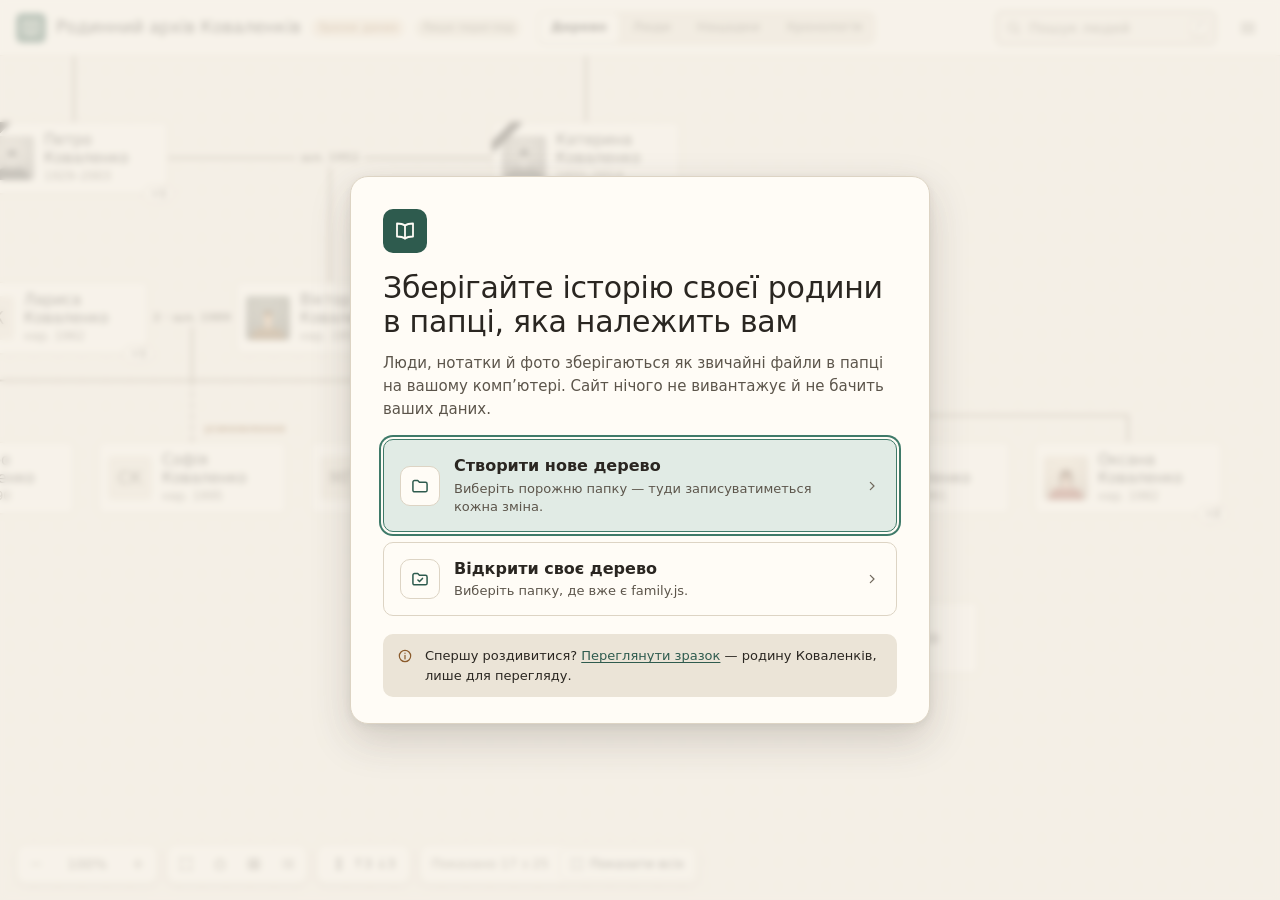
<file: index.html>
<!doctype html>
<html lang="uk">
<head>
  <meta charset="utf-8">
  <!-- Opened from disk, every local page shares this browser's storage: the page may load nothing but
       its own files and send nothing anywhere (the published site uses the same policy). -->
  <meta http-equiv="Content-Security-Policy" content="default-src 'self'; script-src 'self'; style-src 'self' 'unsafe-inline'; img-src 'self' data: blob:; connect-src 'self'; font-src 'self'; object-src 'none'; base-uri 'none'; form-action 'none'">
  <meta name="referrer" content="no-referrer">
  <meta name="viewport" content="width=device-width, initial-scale=1">
  <title>Родинний архів</title>
  <link rel="icon" href="favicon.svg" type="image/svg+xml">
  <link rel="stylesheet" href="familytree.css">
  <link rel="stylesheet" href="timeline.css">
  <link rel="stylesheet" href="app.css">
</head>
<body>
  <div id="app" class="ft-app ft-theme" data-theme="system" tabindex="-1">
    <noscript><p class="ft-noscript">Родинному архіву потрібен JavaScript.</p></noscript>
  </div>

  <!-- Plain scripts, not modules: modules and fetch() are blocked when the page is opened from disk. -->
  <script src="version.js"></script>
  <script src="boot.js"></script>
  <script src="family.js"></script>
  <script src="tree-engine.js"></script>
  <script src="timeline-engine.js"></script>
  <script src="merge.js"></script>
  <script src="changelog.js"></script>
  <script src="ui.js"></script>
  <script src="storage.js"></script>
  <script src="drawer.js"></script>
  <script src="views.js"></script>
  <script src="timeline-view.js"></script>
  <script src="app.js"></script>
</body>
</html>
</file>
<file: familytree.css>
/* ==========================================================================
   Family Archive — tokens + components
   Plain CSS, no build step, no web fonts, no external assets.
   Prefix: ft-   Theme: .ft-theme[data-theme="light|dark|system"]
   ========================================================================== */

/* ---------- 1. Tokens (light) ---------- */
.ft-theme {
  /* surfaces */
  --paper: #F4EFE6;          /* canvas ground — warm linen */
  --paper-2: #EBE4D7;        /* sunken: tabs, banners, inputs bg on paper */
  --paper-dot: #DCD3C3;      /* canvas dot grid */
  --surface: #FFFCF6;        /* cards, panels, popovers */
  --surface-2: #F8F3EA;      /* hover rows, editor wells */
  /* ink */
  --ink: #2A2621;            /* 14.9:1 on surface */
  --ink-2: #5C554B;          /* 7.1:1 on surface — secondary text */
  --ink-3: #71695D;          /* 4.7:1 on paper — tertiary, never on paper-2 */
  /* lines */
  --line: #DDD4C4;
  --line-strong: #BDB2A0;
  --field-line: #958A78;   /* text-field borders: 3:1 against the page, as WCAG asks of controls */
  --connector: #8C8170;      /* tree lines, 3.3:1 on paper */
  --connector-muted: #ADA28F;/* divorced / co-parent lines */
  --corner: #3B352D;         /* photo-mount corners */
  --ribbon: #2B2722;         /* the mourning ribbon across a deceased person's card */
  /* accent — bottle green */
  --accent: #2E5B4E;
  --accent-hover: #244A3F;
  --accent-ink: #FFFCF6;
  --accent-soft: #E1EBE5;
  --accent-line: #3F7A69;
  /* semantic */
  --sepia: #8A5A2B;          /* adopted / step / foster tags */
  --sepia-soft: #F3E6D5;
  --warn: #8F5208;
  --warn-soft: #F7E8D0;
  --warn-dot: #C9811F;
  --danger: #A2382B;
  --danger-ink: #FFFCF6;
  --danger-soft: #F7E1DC;
  --ok: #2E5B4E;
  --scrim: rgba(42, 38, 33, .40);
  --toast-bg: #2A2621;
  --toast-fg: #F4EFE6;
  --toast-action: #A9D4C3;
  /* elevation */
  --shadow-1: 0 1px 2px rgba(42,38,33,.07), 0 0 0 1px rgba(42,38,33,.02);
  --shadow-2: 0 3px 8px rgba(42,38,33,.09), 0 1px 2px rgba(42,38,33,.06);
  --shadow-3: 0 16px 40px rgba(42,38,33,.18), 0 2px 8px rgba(42,38,33,.08);
  --focus-ring: 0 0 0 2px var(--surface), 0 0 0 4px var(--accent-line);
  --photo-deceased: grayscale(1) sepia(.18) contrast(.96);
  /* type — system stacks only */
  --font-serif: "Iowan Old Style", "Palatino Linotype", Palatino, "Book Antiqua", "URW Palladio L", P052, Georgia, serif;
  --font-sans: system-ui, -apple-system, "Segoe UI", Roboto, "Helvetica Neue", "Noto Sans", Arial, sans-serif;
  --font-mono: ui-monospace, "SF Mono", Menlo, Consolas, "Liberation Mono", monospace;
  --fs-11: 11px; --fs-12: 12px; --fs-13: 13px; --fs-14: 14px; --fs-15: 15px;
  --fs-16: 16px; --fs-18: 18px; --fs-22: 22px; --fs-28: 28px; --fs-36: 36px;
  /* space (4px base) */
  --sp-1: 4px; --sp-2: 8px; --sp-3: 12px; --sp-4: 16px; --sp-5: 20px;
  --sp-6: 24px; --sp-8: 32px; --sp-10: 40px; --sp-12: 48px;
  /* radii */
  --r-1: 4px; --r-2: 6px; --r-3: 10px; --r-4: 14px; --r-pill: 999px;
  /* motion */
  --ease: cubic-bezier(.2,.7,.2,1);
  --dur-1: 120ms; --dur-2: 220ms; --dur-3: 440ms;
  color-scheme: light;
  color: var(--ink);
  background: var(--paper);
  font-family: var(--font-sans);
  font-size: var(--fs-14);
  line-height: 1.45;
  -webkit-font-smoothing: antialiased;
}

/* ---------- 2. Tokens (dark) — explicit, and following the OS when "system" ---------- */
.ft-theme[data-theme="dark"] {
  --paper: #191714; --paper-2: #221F1B; --paper-dot: #2E2A25; --surface: #26221D; --surface-2: #2F2A24;
  --ink: #EFE8DC; --ink-2: #C3B9A9; --ink-3: #A39988;
  --line: #3A342D; --line-strong: #564E43; --field-line: #7A7062; --connector: #8E8472; --connector-muted: #655C50; --corner: #6A6153; --ribbon: #A39988;
  --accent: #8CC0AB; --accent-hover: #A3CFBD; --accent-ink: #13201B; --accent-soft: #233630; --accent-line: #8CC0AB;
  --sepia: #DDAE7E; --sepia-soft: #3A2D20; --warn: #EBB66F; --warn-soft: #3A2C17; --warn-dot: #EBB66F;
  --danger: #F0907F; --danger-ink: #2A1411; --danger-soft: #3E2420; --ok: #8CC0AB;
  --scrim: rgba(0,0,0,.55); --toast-bg: #EFE8DC; --toast-fg: #191714; --toast-action: #2E5B4E;
  --shadow-1: 0 1px 2px rgba(0,0,0,.35); --shadow-2: 0 3px 10px rgba(0,0,0,.4); --shadow-3: 0 18px 44px rgba(0,0,0,.55);
  --photo-deceased: grayscale(1) sepia(.12) brightness(.9);
  color-scheme: dark;
}
@media (prefers-color-scheme: dark) {
  .ft-theme[data-theme="system"] {
    --paper: #191714; --paper-2: #221F1B; --paper-dot: #2E2A25; --surface: #26221D; --surface-2: #2F2A24;
    --ink: #EFE8DC; --ink-2: #C3B9A9; --ink-3: #A39988;
    --line: #3A342D; --line-strong: #564E43; --field-line: #7A7062; --connector: #8E8472; --connector-muted: #655C50; --corner: #6A6153; --ribbon: #A39988;
    --accent: #8CC0AB; --accent-hover: #A3CFBD; --accent-ink: #13201B; --accent-soft: #233630; --accent-line: #8CC0AB;
    --sepia: #DDAE7E; --sepia-soft: #3A2D20; --warn: #EBB66F; --warn-soft: #3A2C17; --warn-dot: #EBB66F;
    --danger: #F0907F; --danger-ink: #2A1411; --danger-soft: #3E2420; --ok: #8CC0AB;
    --scrim: rgba(0,0,0,.55); --toast-bg: #EFE8DC; --toast-fg: #191714; --toast-action: #2E5B4E;
    --shadow-1: 0 1px 2px rgba(0,0,0,.35); --shadow-2: 0 3px 10px rgba(0,0,0,.4); --shadow-3: 0 18px 44px rgba(0,0,0,.55);
    --photo-deceased: grayscale(1) sepia(.12) brightness(.9);
    color-scheme: dark;
  }
}

/* ---------- 3. Base ---------- */
.ft-theme *, .ft-theme *::before, .ft-theme *::after { box-sizing: border-box; }
/* :where() keeps these resets at class weight, so component rules below (button colours,
   .ft-facts / .ft-daka margins, .ft-md__ul indent) still win. */
.ft-theme :where(button, input, textarea) { font: inherit; color: inherit; }
.ft-theme :where(h1, h2, h3, h4, p, figure, dl, dd, ul) { margin: 0; }
.ft-theme :where(ul) { padding: 0; }
.ft-sr { position: absolute !important; width: 1px; height: 1px; padding: 0; margin: -1px; overflow: hidden; clip: rect(0 0 0 0); white-space: nowrap; border: 0; }
.ft-ico { width: 16px; height: 16px; flex: none; display: block; }
.ft-ico--sm { width: 14px; height: 14px; }
.ft-ico--lg { width: 20px; height: 20px; }
.ft-theme :focus { outline: none; }
/* the transparent outline shows only in forced-colors (high contrast) mode, which drops box-shadow */
.ft-theme :focus-visible { outline: 2px solid transparent; outline-offset: 2px; box-shadow: var(--focus-ring); }

/* ---------- 4. App shell ---------- */
.ft-app { position: relative; display: flex; flex-direction: column; width: 100%; min-width: 0; overflow: hidden; }
.ft-topbar { flex: none; height: 56px; display: flex; align-items: center; gap: var(--sp-4); padding: 0 var(--sp-4); background: var(--surface); border-bottom: 1px solid var(--line); position: relative; z-index: 30; }
.ft-brand { display: flex; align-items: center; gap: 10px; min-width: 0; flex: 0 1 auto; }
.ft-brand__mark { width: 30px; height: 30px; border-radius: var(--r-2); background: var(--accent); color: var(--accent-ink); display: grid; place-items: center; flex: none; }
.ft-brand__title { font-family: var(--font-serif); font-size: 17px; font-weight: inherit; line-height: inherit; white-space: nowrap; overflow: hidden; text-overflow: ellipsis; }
.ft-spacer { flex: 1 1 auto; }
.ft-body { position: relative; flex: 1 1 auto; min-height: 0; display: flex; }
.ft-main { position: relative; flex: 1 1 auto; min-width: 0; }

/* tabs */
.ft-tabs { display: flex; gap: 2px; padding: 2px; background: var(--paper-2); border-radius: 8px; flex: none; }
.ft-tab { height: 30px; padding: 0 12px; border: 0; border-radius: var(--r-2); background: transparent; color: var(--ink-2); font-size: var(--fs-13); font-weight: 550; display: inline-flex; align-items: center; gap: 8px; cursor: pointer; white-space: nowrap; }
.ft-tab:hover { color: var(--ink); }
.ft-tab[aria-pressed="true"] { background: var(--surface); color: var(--ink); box-shadow: var(--shadow-1); font-weight: 650; }
.ft-tab .ft-kbd { opacity: .8; }

/* ---------- 5. Buttons, inputs, controls ---------- */
.ft-btn { display: inline-flex; align-items: center; justify-content: center; gap: 6px; height: 32px; padding: 0 12px; border-radius: var(--r-2); border: 1px solid var(--line); background: var(--surface); color: var(--ink); font-size: var(--fs-14); font-weight: 550; cursor: pointer; white-space: nowrap; text-decoration: none; transition: background var(--dur-1), border-color var(--dur-1), color var(--dur-1); }
.ft-btn:hover { background: var(--surface-2); border-color: var(--line-strong); }
.ft-btn:disabled { opacity: .5; cursor: not-allowed; }
.ft-btn--primary { background: var(--accent); border-color: var(--accent); color: var(--accent-ink); }
.ft-btn--primary:hover { background: var(--accent-hover); border-color: var(--accent-hover); }
.ft-btn--warn { background: var(--warn-soft); border-color: transparent; color: var(--warn); }
.ft-btn--warn:hover { background: var(--warn-soft); border-color: var(--warn-dot); }
.ft-btn--danger { background: var(--danger); border-color: var(--danger); color: var(--danger-ink); }
.ft-btn--danger:hover { filter: brightness(.94); background: var(--danger); }
.ft-btn--ghost { background: transparent; border-color: transparent; }
.ft-btn--ghost:hover { background: var(--paper-2); border-color: transparent; }
.ft-btn--danger-text { color: var(--danger); }
.ft-btn--sm { height: 28px; padding: 0 10px; font-size: var(--fs-13); }
.ft-btn--xs { height: 24px; padding: 0 8px; font-size: var(--fs-12); gap: 4px; }
.ft-btn--lg { height: 44px; padding: 0 18px; font-size: var(--fs-15); }
.ft-btn--block { width: 100%; }
.ft-icon-btn { width: 32px; height: 32px; display: inline-grid; place-items: center; border: 0; border-radius: var(--r-2); background: transparent; color: var(--ink-2); cursor: pointer; flex: none; padding: 0; }
.ft-icon-btn:hover { background: var(--paper-2); color: var(--ink); }
.ft-icon-btn[aria-pressed="true"], .ft-icon-btn[aria-expanded="true"] { background: var(--accent-soft); color: var(--accent); }
.ft-icon-btn--sm { width: 26px; height: 26px; }
.ft-link { border: 0; background: none; padding: 0; color: var(--accent); font-weight: 550; cursor: pointer; text-decoration: underline; text-underline-offset: 2px; text-decoration-thickness: 1px; }
.ft-link:hover { color: var(--accent-hover); }

.ft-input { width: 100%; height: 34px; padding: 0 10px; border-radius: var(--r-2); border: 1px solid var(--field-line); background: var(--surface); color: var(--ink); font-size: var(--fs-14); transition: border-color var(--dur-1), box-shadow var(--dur-1); }
.ft-input::placeholder { color: var(--ink-3); opacity: 1; }
.ft-input:hover { border-color: var(--line-strong); }
.ft-input:focus, .ft-input:focus-visible { border-color: var(--accent-line); box-shadow: 0 0 0 3px var(--accent-soft); }
.ft-input--sm { height: 28px; font-size: var(--fs-13); }
.ft-textarea { height: auto; min-height: 160px; padding: 10px 12px; line-height: 1.55; resize: vertical; font-family: var(--font-mono); font-size: var(--fs-13); }
.ft-field { display: grid; gap: 5px; min-width: 0; }
.ft-field__label { font-size: var(--fs-12); font-weight: 600; color: var(--ink-2); }
.ft-row2 { display: grid; grid-template-columns: minmax(0, 1fr) minmax(0, 1fr); gap: 10px; align-items: end; }
.ft-row2--auto { grid-template-columns: minmax(0, 1fr) 96px; }
.ft-hint { font-size: var(--fs-12); color: var(--ink-2); }
.ft-err { font-size: var(--fs-12); color: var(--danger); font-weight: 550; }
.ft-check { display: inline-flex; align-items: center; gap: 8px; font-size: var(--fs-14); cursor: pointer; }
.ft-check input { width: 16px; height: 16px; accent-color: var(--accent); margin: 0; }

.ft-seg { display: inline-flex; padding: 2px; gap: 2px; border-radius: 8px; background: var(--paper-2); }
.ft-seg--full { display: flex; width: 100%; }
.ft-seg--full > button { flex: 1 1 0; }
.ft-seg button { height: 28px; padding: 0 10px; border: 0; border-radius: var(--r-2); background: transparent; color: var(--ink-2); font-size: var(--fs-13); font-weight: 550; cursor: pointer; white-space: nowrap; }
.ft-seg button:hover { color: var(--ink); }
.ft-seg button[aria-pressed="true"] { background: var(--surface); color: var(--ink); box-shadow: var(--shadow-1); font-weight: 650; }

.ft-chip { display: inline-flex; align-items: center; gap: 4px; height: 20px; padding: 0 7px; border-radius: var(--r-pill); background: var(--paper-2); color: var(--ink-2); font-size: var(--fs-11); font-weight: 600; letter-spacing: .01em; white-space: nowrap; flex: none; }
.ft-chip--sepia { background: var(--sepia-soft); color: var(--sepia); }
.ft-chip--accent { background: var(--accent-soft); color: var(--accent); }
.ft-chip--warn { background: var(--warn-soft); color: var(--warn); }
.ft-chip--muted { background: transparent; border: 1px solid var(--line); color: var(--ink-2); }

.ft-kbd { display: inline-grid; place-items: center; min-width: 18px; height: 18px; padding: 0 4px; border-radius: var(--r-1); border: 1px solid var(--line-strong); border-bottom-width: 2px; background: var(--surface); color: var(--ink-2); font: 600 11px/1 var(--font-mono); }

/* ---------- 6. Search ---------- */
/* compact until used, then wide enough to read names */
.ft-search { position: relative; width: 220px; flex: 0 1 220px; min-width: 0; transition: flex-basis var(--dur-2) var(--ease), width var(--dur-2) var(--ease); }
.ft-app:not(.is-tablet):not(.is-phone) .ft-search:focus-within { width: 300px; flex-basis: 300px; }
.ft-search__icon { position: absolute; left: 10px; top: 9px; color: var(--ink-3); pointer-events: none; }
.ft-search__input { padding-left: 32px; padding-right: 30px; background: var(--paper); }
.ft-search__input::-webkit-search-cancel-button { display: none; }
.ft-search__kbd { position: absolute; right: 8px; top: 8px; }
.ft-results { position: absolute; top: 40px; right: 0; width: max(100%, 320px); background: var(--surface); border: 1px solid var(--line); border-radius: var(--r-3); box-shadow: var(--shadow-3); padding: 6px; z-index: 40; }
.ft-result { display: flex; align-items: center; gap: 10px; width: 100%; padding: 6px 8px; border: 0; border-radius: var(--r-2); background: transparent; text-align: left; cursor: pointer; }
.ft-result:hover, .ft-result.is-active { background: var(--surface-2); }
.ft-result.is-active { box-shadow: inset 0 0 0 1px var(--line-strong); }
.ft-result__name { font-family: var(--font-serif); font-size: var(--fs-15); display: block; }
.ft-result__meta { font-size: var(--fs-12); color: var(--ink-2); display: block; }
.is-mark { background: var(--warn-soft); color: var(--ink); border-radius: 2px; }
.ft-results__empty { padding: 10px 10px 8px; font-size: var(--fs-13); color: var(--ink-2); display: grid; gap: 8px; justify-items: start; }

/* ---------- 7. Save status ---------- */
.ft-statusbox { position: relative; display: flex; align-items: center; gap: 6px; flex: none; }
.ft-status { display: inline-flex; align-items: center; gap: 8px; height: 30px; padding: 0 12px 0 10px; border-radius: var(--r-pill); border: 1px solid var(--line); background: var(--surface); color: var(--ink-2); font-size: var(--fs-13); font-weight: 550; cursor: pointer; white-space: nowrap; }
.ft-status:hover { border-color: var(--line-strong); color: var(--ink); }
.ft-status__dot { width: 8px; height: 8px; border-radius: 50%; background: var(--ok); flex: none; }
.ft-status__count { color: inherit; opacity: .85; font-weight: 500; }
.ft-status.is-ok .ft-status__dot { background: var(--ok); }
.ft-status.is-neutral .ft-status__dot { background: transparent; box-shadow: inset 0 0 0 1.5px var(--ink-3); }
.ft-status.is-saving .ft-status__dot { background: var(--ink-3); animation: ft-breathe 1s ease-in-out infinite alternate; }
.ft-status.is-warn { background: var(--warn-soft); border-color: transparent; color: var(--warn); }
.ft-status.is-warn .ft-status__dot { background: var(--warn-dot); }
.ft-status.is-danger { background: var(--danger-soft); border-color: transparent; color: var(--danger); }
.ft-status.is-danger .ft-status__dot { background: var(--danger); }
@keyframes ft-breathe { from { opacity: .35; } to { opacity: 1; } }

/* ---------- 8. Banners ---------- */
.ft-banner { flex: none; display: flex; align-items: center; gap: 12px; padding: 8px 16px; min-height: 44px; background: var(--paper-2); border-bottom: 1px solid var(--line); font-size: var(--fs-13); color: var(--ink); position: relative; z-index: 25; }
.ft-banner__ico { color: var(--ink-2); flex: none; }
.ft-banner__text { flex: 1 1 auto; min-width: 0; }
.ft-banner__text strong { font-weight: 650; }
.ft-banner__actions { display: flex; gap: 6px; align-items: center; flex: none; }
.ft-banner.is-warn { background: var(--warn-soft); }
.ft-banner.is-warn .ft-banner__ico { color: var(--warn); }
.ft-banner.is-danger { background: var(--danger-soft); }
.ft-banner.is-danger .ft-banner__ico { color: var(--danger); }

/* ---------- 9. Popovers, menus, dialogs, toast ---------- */
.ft-pop { position: absolute; z-index: 40; width: 320px; background: var(--surface); border: 1px solid var(--line); border-radius: var(--r-4); box-shadow: var(--shadow-3); padding: 14px 16px 14px; display: grid; gap: 12px; }
.ft-pop--right { right: 0; top: 40px; }
.ft-pop__head { display: flex; align-items: center; justify-content: space-between; gap: 8px; }
.ft-pop__title { font-family: var(--font-serif); font-size: var(--fs-18); font-weight: 500; line-height: 1.25; }
.ft-pop__body { font-size: var(--fs-13); color: var(--ink-2); line-height: 1.5; }
.ft-pop__foot { display: flex; align-items: center; justify-content: space-between; gap: 8px; padding-top: 2px; }
.ft-pop__actions { display: flex; gap: 8px; flex-wrap: wrap; }
.ft-form { display: grid; gap: 12px; }
.ft-steps { display: grid; gap: 8px; padding: 0; margin: 0; list-style: none; counter-reset: s; }
.ft-steps li { counter-increment: s; display: grid; grid-template-columns: 22px 1fr; gap: 8px; font-size: var(--fs-13); color: var(--ink); }
.ft-steps li::before { content: counter(s); width: 22px; height: 22px; border-radius: 50%; background: var(--paper-2); color: var(--ink-2); font-size: var(--fs-12); font-weight: 650; display: grid; place-items: center; }
.ft-filemove { display: flex; align-items: center; gap: 8px; padding: 10px; border-radius: var(--r-3); background: var(--surface-2); font: 600 12px/1.2 var(--font-mono); color: var(--ink-2); flex-wrap: wrap; }
.ft-filemove__file { display: inline-flex; align-items: center; gap: 6px; padding: 5px 8px; border-radius: var(--r-1); background: var(--surface); border: 1px solid var(--line); color: var(--ink); }

.ft-menu { position: absolute; right: 12px; top: 50px; width: 320px; max-height: calc(100% - 64px); overflow: auto; background: var(--surface); border: 1px solid var(--line); border-radius: var(--r-4); box-shadow: var(--shadow-3); padding: 6px; z-index: 45; }
.ft-menu__storage { display: grid; grid-template-columns: 20px 1fr; gap: 10px; padding: 10px; border-radius: var(--r-3); background: var(--surface-2); margin-bottom: 4px; }
.ft-menu__storage-t { font-size: var(--fs-13); font-weight: 650; }
.ft-menu__storage-s { font-size: var(--fs-12); color: var(--ink-2); }
.ft-menu__item { display: flex; align-items: center; gap: 10px; width: 100%; min-height: 34px; padding: 6px 10px; border: 0; border-radius: var(--r-2); background: transparent; color: var(--ink); font-size: var(--fs-14); text-align: left; cursor: pointer; }
.ft-menu__item:hover { background: var(--surface-2); }
.ft-menu__item .ft-ico { color: var(--ink-2); }
.ft-menu__item--danger, .ft-menu__item--danger .ft-ico { color: var(--danger); }
.ft-menu__hint { margin-left: auto; font-size: var(--fs-12); color: var(--ink-2); }
.ft-menu__sep { height: 1px; background: var(--line); margin: 6px 4px; }
.ft-menu__label { padding: 8px 10px 4px; font-size: var(--fs-11); font-weight: 650; letter-spacing: .06em; text-transform: uppercase; color: var(--ink-2); }
.ft-menu__row { display: flex; align-items: center; justify-content: space-between; gap: 10px; padding: 4px 10px; font-size: var(--fs-14); }
.ft-menu__grid { display: flex; flex-wrap: wrap; gap: 6px; padding: 4px 10px 10px; }
.ft-menu--small { width: 230px; right: 8px; top: 44px; }

.ft-scrim { position: absolute; inset: 0; z-index: 70; background: var(--scrim); display: grid; place-items: center; padding: 16px; }
.ft-dialog { width: min(440px, 100%); background: var(--surface); border-radius: var(--r-4); box-shadow: var(--shadow-3); padding: 22px 24px 20px; display: grid; gap: 12px; }
.ft-dialog--wide { width: min(680px, 100%); max-height: 100%; overflow: auto; }
.ft-dialog__title { font-family: var(--font-serif); font-size: var(--fs-22); font-weight: 500; line-height: 1.25; }
.ft-dialog__body { font-size: var(--fs-14); color: var(--ink-2); line-height: 1.55; }
.ft-dialog__actions { display: flex; justify-content: flex-end; gap: 8px; flex-wrap: wrap; padding-top: 4px; }
.ft-keys { display: grid; grid-template-columns: repeat(auto-fit, minmax(min(260px, 100%), 1fr)); gap: 4px 28px; }
.ft-keys__h { grid-column: 1 / -1; font-size: var(--fs-11); font-weight: 650; letter-spacing: .06em; text-transform: uppercase; color: var(--ink-2); padding-top: 10px; }
.ft-keys__row { display: flex; align-items: center; justify-content: space-between; gap: 12px; padding: 5px 0; border-bottom: 1px solid var(--line); font-size: var(--fs-13); }
.ft-keys__k { display: inline-flex; gap: 4px; }

.ft-toasts { position: absolute; left: 0; right: 0; bottom: 20px; display: flex; justify-content: center; pointer-events: none; z-index: 65; padding: 0 16px; }
.ft-toast { pointer-events: auto; display: flex; align-items: center; gap: 12px; max-width: 560px; padding: 9px 8px 9px 16px; border-radius: var(--r-3); background: var(--toast-bg); color: var(--toast-fg); font-size: var(--fs-14); box-shadow: var(--shadow-3); animation: ft-rise var(--dur-2) var(--ease); }
.ft-toast__btn { border: 0; background: transparent; color: var(--toast-action); font-weight: 650; padding: 4px 8px; border-radius: var(--r-1); cursor: pointer; }
.ft-toast__x { border: 0; background: transparent; color: inherit; opacity: .7; width: 26px; height: 26px; border-radius: var(--r-1); display: grid; place-items: center; cursor: pointer; padding: 0; }
@keyframes ft-rise { from { opacity: 0; transform: translateY(8px); } to { opacity: 1; transform: none; } }

/* ---------- 10. Tree canvas ---------- */
.ft-viewport { position: absolute; inset: 0; overflow: hidden; cursor: grab; touch-action: none; user-select: none; -webkit-user-select: none; background-color: var(--paper); background-image: radial-gradient(var(--paper-dot) 1px, transparent 1.3px); background-size: 24px 24px; }
.ft-viewport.is-dragging { cursor: grabbing; }
.ft-world { position: absolute; left: 0; top: 0; width: 1px; height: 1px; transform-origin: 0 0; will-change: transform; }
.ft-world.is-anim { transition: transform var(--dur-3) var(--ease); }
.ft-lines { position: absolute; left: 0; top: 0; transition: opacity 260ms ease; }
.ft-lines.is-fading { opacity: 0; transition: none; }

/* connector segments — borders give solid / dashed / dotted for free */
.ft-line { position: absolute; pointer-events: none; border: 0 solid var(--connector); }
.ft-line.is-h { height: 0; border-top-width: 2px; margin-top: -1px; }
.ft-line.is-v { width: 0; border-left-width: 2px; margin-left: -1px; }
.ft-line.is-dashed { border-style: dashed; }
.ft-line.is-dotted { border-style: dotted; }
.ft-line.is-muted { border-color: var(--connector-muted); }
.ft-line.is-hl { border-color: var(--accent-line); }
.ft-ulabel { position: absolute; transform: translate(-50%, -50%); padding: 0 6px; height: 18px; line-height: 18px; border-radius: var(--r-pill); background: var(--paper); color: var(--ink-2); font-size: var(--fs-11); font-weight: 600; white-space: nowrap; font-variant-numeric: tabular-nums; pointer-events: none; }
.ft-ulabel.is-divorced::before { content: "//"; margin-right: 4px; letter-spacing: -1px; color: var(--ink-3); }
.ft-ulabel.is-hl { color: var(--accent); }
.ft-ltag { position: absolute; transform: translateY(-50%); padding: 0 5px; height: 17px; line-height: 17px; border-radius: var(--r-1); background: var(--paper); color: var(--sepia); font-size: var(--fs-11); font-weight: 650; white-space: nowrap; pointer-events: none; }

/* person node + card */
.ft-node { position: absolute; left: 0; top: 0; width: 188px; height: 64px; transition: transform var(--dur-3) var(--ease), opacity 240ms var(--ease), visibility 0s linear 0s; }
.ft-node.is-hidden { opacity: 0; visibility: hidden; pointer-events: none; transition: transform var(--dur-3) var(--ease), opacity 180ms ease, visibility 0s linear 240ms; }
.ft-card { position: relative; width: 100%; height: 100%; display: flex; align-items: center; gap: 10px; padding: 9px 12px 9px 9px; border: 1px solid var(--line); border-radius: var(--r-2); background: var(--surface); box-shadow: var(--shadow-1); text-align: left; cursor: pointer; color: var(--ink); overflow: hidden; transition: border-color var(--dur-1), box-shadow var(--dur-1); }
.ft-card:hover { border-color: var(--line-strong); box-shadow: var(--shadow-2); }
.ft-card:focus-visible { box-shadow: var(--focus-ring); }
.ft-card__photo { width: 44px; height: 44px; border-radius: var(--r-1); background: var(--paper-2); display: grid; place-items: center; overflow: hidden; flex: none; }
.ft-card__photo img { width: 100%; height: 100%; object-fit: cover; display: block; }
.ft-card__initials { font-family: var(--font-serif); font-size: 17px; color: var(--ink-2); letter-spacing: .02em; }
.ft-card__text { display: flex; flex-direction: column; gap: 1px; min-width: 0; }
.ft-card__name { font-family: var(--font-serif); font-size: var(--fs-15); line-height: 1.25; white-space: nowrap; overflow: hidden; text-overflow: ellipsis; display: flex; align-items: center; gap: 5px; }
.ft-card__name-t { overflow: hidden; text-overflow: ellipsis; }
.ft-card__home { width: 12px; height: 12px; flex: none; color: var(--accent); }
.ft-card__years { font-size: var(--fs-12); color: var(--ink-2); font-variant-numeric: tabular-nums; white-space: nowrap; }
.ft-card__place { display: none; font-size: var(--fs-12); color: var(--ink-3); white-space: nowrap; overflow: hidden; text-overflow: ellipsis; }
/* states */
.ft-node.is-focus .ft-card { border-color: var(--accent-line); box-shadow: 0 0 0 1px var(--accent-line), var(--shadow-2); }
.ft-node.is-focus .ft-card__name { font-weight: 600; }
.ft-node.is-deceased .ft-card__photo img { filter: var(--photo-deceased); }
/* deceased: a mourning ribbon across the top-left corner. It sits on the node, which is exactly the
   card's outer box, so it runs over the border too; the card's edges cut its two ends straight. */
.ft-node.is-deceased::after { content: ""; position: absolute; top: 0; left: 0; width: 30px; height: 30px; z-index: 2; pointer-events: none; background: linear-gradient(135deg, transparent 0 33%, var(--ribbon) 33% 52%, transparent 52%); }
.ft-node.is-unknown .ft-card { border-style: dashed; border-color: var(--line-strong); background: transparent; box-shadow: none; }
.ft-node.is-unknown .ft-card__name { font-style: italic; color: var(--ink-2); }
.ft-node.is-new .ft-card { animation: ft-pulse 1.4s var(--ease) 1; }
@keyframes ft-pulse { 0% { box-shadow: 0 0 0 0 var(--accent-line); } 60% { box-shadow: 0 0 0 10px var(--accent-soft); } 100% { box-shadow: var(--shadow-1); } }
.ft-card__more { position: absolute; right: -6px; bottom: -9px; height: 18px; padding: 0 6px; border-radius: var(--r-pill); background: var(--surface); border: 1px solid var(--line-strong); color: var(--ink-2); font-size: var(--fs-11); font-weight: 650; line-height: 16px; pointer-events: none; font-variant-numeric: tabular-nums; }
/* expanded density */
.is-expanded .ft-node { width: 172px; height: 272px; }
/* the photo fills the top of the card edge to edge; only the text has padding */
.is-expanded .ft-card { flex-direction: column; align-items: stretch; gap: 0; padding: 0; overflow: hidden; }
/* square on both card sizes, like the framing preview */
.is-expanded .ft-card__photo { width: 100%; height: auto; aspect-ratio: 1 / 1; border-radius: 0; }
.is-expanded .ft-card__initials { font-size: 34px; }
.is-expanded .ft-card__text { padding: 9px 11px 10px; gap: 3px; }
.is-expanded .ft-card__name { font-size: var(--fs-16); white-space: normal; display: -webkit-box; -webkit-line-clamp: 2; -webkit-box-orient: vertical; line-height: 1.22; }
/* capitals run wider: names in capitals a touch smaller and more open, so as much still fits on a card */
.is-names-upper .ft-card__name { font-size: 12.5px; letter-spacing: .015em; }
.is-names-upper.is-expanded .ft-card__name { font-size: 14px; }
.is-names-upper .ft-pnode__name { font-size: 12.5px; letter-spacing: .02em; }
.is-expanded .ft-card__place { display: block; }
/* quick-add affordances */
.ft-qa { position: absolute; z-index: 3; width: 24px; height: 24px; padding: 0; border-radius: 50%; border: 1px solid var(--accent-line); background: var(--surface); color: var(--accent); display: grid; place-items: center; cursor: pointer; opacity: 0; transform: scale(.7); transition: opacity var(--dur-1), transform var(--dur-1) var(--ease), background var(--dur-1); }
.ft-qa .ft-ico { width: 14px; height: 14px; }
.ft-qa--up { left: calc(50% - 12px); top: -12px; }
.ft-qa--down { left: calc(50% - 12px); bottom: -12px; }
.ft-qa--left { left: -12px; top: calc(50% - 12px); }
.ft-qa--right { right: -12px; top: calc(50% - 12px); }
.ft-node:hover .ft-qa, .ft-node:focus-within .ft-qa, .ft-node.is-focus .ft-qa { opacity: 1; transform: none; }
.ft-qa:hover, .ft-qa:focus-visible { background: var(--accent); color: var(--accent-ink); }
.ft-qa::after { content: attr(data-tip); position: absolute; padding: 3px 7px; border-radius: var(--r-1); background: var(--toast-bg); color: var(--toast-fg); font-size: var(--fs-12); font-weight: 550; white-space: nowrap; pointer-events: none; opacity: 0; transition: opacity var(--dur-1); }
.ft-qa:hover::after, .ft-qa:focus-visible::after { opacity: 1; }
.ft-qa--up::after { bottom: calc(100% + 6px); left: 50%; transform: translateX(-50%); }
.ft-qa--down::after { top: calc(100% + 6px); left: 50%; transform: translateX(-50%); }
.ft-qa--left::after { right: calc(100% + 6px); top: 50%; transform: translateY(-50%); }
.ft-qa--right::after { left: calc(100% + 6px); top: 50%; transform: translateY(-50%); }
.is-touch .ft-qa { width: 34px; height: 34px; opacity: 0; }
.is-touch .ft-node.is-focus .ft-qa { opacity: 1; transform: none; }
.is-touch .ft-qa--up { left: calc(50% - 17px); top: -17px; }
.is-touch .ft-qa--down { left: calc(50% - 17px); bottom: -17px; }
.is-touch .ft-qa--left { left: -17px; top: calc(50% - 17px); }
.is-touch .ft-qa--right { right: -17px; top: calc(50% - 17px); }
/* ghost slot */
.ft-ghost { position: absolute; left: 0; top: 0; width: 188px; height: 64px; display: flex; align-items: center; justify-content: center; gap: 6px; border: 1.5px dashed var(--line-strong); border-radius: var(--r-2); background: transparent; color: var(--ink-2); font-size: var(--fs-13); font-weight: 550; cursor: pointer; }
.ft-ghost:hover { border-color: var(--accent-line); color: var(--accent); background: var(--accent-soft); }
.is-expanded .ft-ghost { width: 172px; height: 224px; flex-direction: column; }

/* canvas chrome */
.ft-controls { position: absolute; left: 16px; bottom: 16px; display: flex; gap: 8px; flex-wrap: wrap; align-items: center; z-index: 10; }
.ft-toolgroup { display: flex; align-items: center; gap: 2px; padding: 3px; background: var(--surface); border: 1px solid var(--line); border-radius: var(--r-3); box-shadow: var(--shadow-2); }
.ft-toolgroup .ft-btn { height: 32px; }
.ft-zoomval { min-width: 56px; font-variant-numeric: tabular-nums; color: var(--ink-2); font-weight: 600; }
.ft-minimap { position: absolute; right: 16px; bottom: 16px; width: 184px; height: 120px; background: var(--surface); border: 1px solid var(--line); border-radius: var(--r-3); box-shadow: var(--shadow-2); overflow: hidden; z-index: 10; }
.ft-minimap__hit { position: absolute; inset: 0; width: 100%; height: 100%; padding: 0; border: 0; background: transparent; cursor: pointer; border-radius: inherit; }
.ft-mm-node { position: absolute; background: var(--line-strong); border-radius: 1px; }
.ft-mm-node.is-focus { background: var(--accent); }
.ft-mm-view { position: absolute; border: 1.5px solid var(--accent-line); border-radius: 2px; background: color-mix(in srgb, var(--accent-soft) 45%, transparent); pointer-events: none; }
.ft-legend { position: absolute; left: 16px; bottom: 66px; width: 248px; background: var(--surface); border: 1px solid var(--line); border-radius: var(--r-3); box-shadow: var(--shadow-2); padding: 12px 14px; z-index: 11; display: grid; gap: 7px; font-size: var(--fs-12); color: var(--ink); }
.ft-legend__h { font-size: var(--fs-11); font-weight: 650; letter-spacing: .06em; text-transform: uppercase; color: var(--ink-2); }
.ft-legend__row { display: grid; grid-template-columns: 52px 1fr; align-items: center; gap: 10px; }
.ft-legend__line { height: 0; border-top: 2px solid var(--connector); }
.ft-legend__line.is-dashed { border-top-style: dashed; }
.ft-legend__line.is-dotted { border-top-style: dotted; }
.ft-legend__line.is-muted { border-top-color: var(--connector-muted); }
.ft-legend__corner { width: 26px; height: 18px; border: 1px solid var(--line); border-radius: 3px; background: linear-gradient(135deg, transparent 0 7px, var(--ribbon) 7px 10px, transparent 10px), var(--surface); }
.ft-depth { position: absolute; left: 16px; bottom: 66px; z-index: 12; width: 260px; }
.ft-peek { position: absolute; left: 12px; right: 12px; bottom: 12px; z-index: 12; display: flex; align-items: center; gap: 10px; padding: 8px 10px 8px 8px; border-radius: var(--r-4); border: 1px solid var(--line); background: var(--surface); box-shadow: var(--shadow-3); cursor: pointer; text-align: left; min-height: 56px; }

/* quick-add popover */
.ft-qapop { width: 316px; }
.ft-picker { display: grid; gap: 2px; max-height: 220px; overflow: auto; margin: 0 -6px; }
.ft-pick { display: flex; align-items: center; gap: 10px; width: 100%; padding: 6px; border: 0; border-radius: var(--r-2); background: transparent; text-align: left; cursor: pointer; }
.ft-pick:hover { background: var(--surface-2); }
.ft-pick[aria-selected="true"] { background: var(--accent-soft); box-shadow: inset 0 0 0 1px var(--accent-line); }
.ft-pick:disabled { opacity: .5; cursor: not-allowed; }
.ft-pick__note { margin-left: auto; font-size: var(--fs-11); color: var(--ink-2); white-space: nowrap; }

/* small avatar used in lists */
.ft-av { width: 32px; height: 32px; border-radius: var(--r-1); background: var(--paper-2); display: grid; place-items: center; overflow: hidden; flex: none; font-family: var(--font-serif); font-size: 13px; color: var(--ink-2); }
.ft-av img { width: 100%; height: 100%; object-fit: cover; display: block; }
.ft-av--sm { width: 26px; height: 26px; font-size: 11px; }
.is-deceased .ft-av img { filter: var(--photo-deceased); }

/* ---------- 11. Detail drawer ---------- */
.ft-drawer { position: relative; flex: none; width: 420px; display: flex; flex-direction: column; min-height: 0; background: var(--surface); border-left: 1px solid var(--line); z-index: 20; }
.ft-drawer__grab { display: none; }
.ft-drawer__bar { flex: none; height: 48px; display: flex; align-items: center; justify-content: space-between; gap: 8px; padding: 0 10px 0 20px; border-bottom: 1px solid var(--line); position: relative; }
.ft-drawer__crumb { font-size: var(--fs-12); font-weight: 650; letter-spacing: .06em; text-transform: uppercase; color: var(--ink-2); }
.ft-drawer__acts { display: flex; align-items: center; gap: 4px; }
.ft-drawer__scroll { flex: 1 1 auto; min-height: 0; overflow: auto; overscroll-behavior: contain; }
.ft-dhead { display: grid; grid-template-columns: 116px minmax(0, 1fr); gap: 18px; padding: 22px 24px 20px; align-items: start; }
.ft-mount { position: relative; width: 116px; height: 144px; padding: 6px; background: var(--paper); border: 1px solid var(--line); box-shadow: var(--shadow-1); }
.ft-mount__img { width: 100%; height: 100%; background: var(--paper-2); display: grid; place-items: center; overflow: hidden; }
.ft-mount__img img { width: 100%; height: 100%; object-fit: cover; display: block; }
.ft-mount__initials { font-family: var(--font-serif); font-size: 38px; color: var(--ink-2); }
.ft-mount.is-deceased .ft-mount__img img { filter: var(--photo-deceased); }
.ft-mount__c { position: absolute; width: 16px; height: 16px; }
.ft-mount__c--tl { left: 2px; top: 2px; background: linear-gradient(135deg, var(--corner) 0 50%, transparent 50%); }
.ft-mount__c--tr { right: 2px; top: 2px; background: linear-gradient(225deg, var(--corner) 0 50%, transparent 50%); }
.ft-mount__c--bl { left: 2px; bottom: 2px; background: linear-gradient(45deg, var(--corner) 0 50%, transparent 50%); }
.ft-mount__c--br { right: 2px; bottom: 2px; background: linear-gradient(315deg, var(--corner) 0 50%, transparent 50%); }
.ft-dname { font-family: var(--font-serif); font-size: var(--fs-28); font-weight: 500; line-height: 1.12; letter-spacing: -.005em; text-wrap: balance; }
.ft-dname.is-unknown { font-style: italic; color: var(--ink-2); }
.ft-daka { margin-top: 4px; font-family: var(--font-serif); font-style: italic; font-size: var(--fs-15); color: var(--ink-2); }
.ft-facts { margin-top: 14px; display: grid; gap: 8px; }
.ft-fact { display: grid; grid-template-columns: 52px minmax(0, 1fr); gap: 8px; font-size: var(--fs-14); }
.ft-fact dt { color: var(--ink-2); font-size: var(--fs-13); padding-top: 1px; }
.ft-fact dd { color: var(--ink); }
.ft-fact__place { display: block; color: var(--ink-2); font-size: var(--fs-13); }
.ft-fact__muted { color: var(--ink-3); font-style: italic; }
.ft-editgrid { grid-column: 1 / -1; display: grid; grid-template-columns: minmax(0, 1fr) minmax(0, 1fr); gap: 12px; padding-top: 4px; }
.ft-editgrid .ft-field--wide { grid-column: 1 / -1; }
.ft-section { padding: 18px 24px 20px; border-top: 1px solid var(--line); }
.ft-section__head { display: flex; align-items: center; justify-content: space-between; gap: 8px; margin-bottom: 10px; }
.ft-section__title { font-family: var(--font-serif); font-size: var(--fs-18); font-weight: 500; }
.ft-section__count { font-size: var(--fs-12); color: var(--ink-2); font-variant-numeric: tabular-nums; }
.ft-relgroup + .ft-relgroup { margin-top: 14px; }
.ft-relgroup__head { display: flex; align-items: center; justify-content: space-between; gap: 8px; min-height: 26px; }
.ft-relgroup__title { font-size: var(--fs-12); font-weight: 650; color: var(--ink-2); letter-spacing: .02em; }
.ft-relgroup__sub { margin: 6px 0 2px; font-size: var(--fs-12); color: var(--ink-2); font-style: italic; font-family: var(--font-serif); }
.ft-relgroup__empty { font-size: var(--fs-13); color: var(--ink-3); padding: 4px 0; }
.ft-rel { display: flex; align-items: center; gap: 8px; padding: 4px 6px; margin: 0 -6px; border-radius: var(--r-2); min-height: 44px; }
.ft-rel:hover, .ft-rel.is-editing { background: var(--surface-2); }
.ft-rel__main { flex: 1 1 auto; min-width: 0; display: flex; align-items: center; gap: 10px; padding: 2px; border: 0; background: transparent; text-align: left; cursor: pointer; border-radius: var(--r-1); }
.ft-rel__text { min-width: 0; display: grid; }
.ft-rel__name { font-family: var(--font-serif); font-size: var(--fs-15); white-space: nowrap; overflow: hidden; text-overflow: ellipsis; }
.ft-rel__meta { font-size: var(--fs-12); color: var(--ink-2); font-variant-numeric: tabular-nums; }
.ft-rel__acts { display: flex; gap: 2px; opacity: 0; transition: opacity var(--dur-1); }
.ft-rel:hover .ft-rel__acts, .ft-rel:focus-within .ft-rel__acts, .ft-rel.is-editing .ft-rel__acts, .is-touch .ft-rel__acts { opacity: 1; }
.ft-releditor { margin: 4px 0 10px 42px; padding: 12px; border: 1px solid var(--line); border-radius: var(--r-3); background: var(--surface-2); display: grid; gap: 12px; }
.ft-releditor__foot { display: flex; justify-content: space-between; gap: 8px; }
.ft-confirm { padding: 12px; border-radius: var(--r-3); background: var(--danger-soft); display: grid; gap: 10px; }
.ft-confirm__text { font-size: var(--fs-13); color: var(--ink); line-height: 1.5; }
.ft-confirm__actions { display: flex; gap: 6px; justify-content: flex-end; flex-wrap: wrap; }
.ft-empty-person { margin: 0 24px 18px; padding: 14px 16px; border-radius: var(--r-3); border: 1px dashed var(--line-strong); display: grid; gap: 10px; }
.ft-empty-person__t { font-family: var(--font-serif); font-size: var(--fs-16); }
.ft-empty-person__actions { display: flex; flex-wrap: wrap; gap: 6px; }
/* notes */
.ft-md { font-family: var(--font-serif); font-size: var(--fs-16); line-height: 1.6; color: var(--ink); display: grid; gap: 10px; }
.ft-md__h { font-family: var(--font-serif); font-size: var(--fs-16); font-weight: 650; margin-top: 4px; }
.ft-md__ul { padding-left: 20px; display: grid; gap: 4px; }
.ft-md p { white-space: pre-line; }
.ft-md .is-b { font-weight: 650; }
.ft-md .is-i { font-style: italic; }
.ft-md .is-b.is-i { font-weight: 650; font-style: italic; }
.ft-mdtools { display: flex; gap: 2px; margin-bottom: 6px; }
.ft-mdtools button { min-width: 30px; height: 28px; border: 1px solid var(--line); background: var(--surface); border-radius: var(--r-1); cursor: pointer; color: var(--ink-2); font-size: var(--fs-13); }
.ft-mdtools button:hover { color: var(--ink); border-color: var(--line-strong); }
.ft-emptyline { display: block; width: 100%; padding: 12px; border: 1px dashed var(--line-strong); border-radius: var(--r-3); background: transparent; color: var(--ink-2); font-size: var(--fs-13); text-align: left; cursor: pointer; }
.ft-emptyline:hover { border-color: var(--accent-line); color: var(--accent); }
.ft-rowend { display: flex; align-items: center; justify-content: space-between; gap: 8px; margin-top: 8px; flex-wrap: wrap; }
/* photos */
.ft-gallery { display: grid; grid-template-columns: repeat(3, minmax(0, 1fr)); gap: 12px 10px; }
.ft-photo { display: grid; gap: 6px; align-content: start; }
.ft-photo__frame { position: relative; aspect-ratio: 1; padding: 4px; background: var(--paper); border: 1px solid var(--line); box-shadow: var(--shadow-1); }
.ft-photo__frame img { width: 100%; height: 100%; object-fit: cover; display: block; }
.ft-photo__badge { position: absolute; left: 8px; top: 8px; }
.ft-photo__acts { position: absolute; right: 6px; bottom: 6px; display: flex; gap: 3px; opacity: 0; transition: opacity var(--dur-1); }
.ft-photo:hover .ft-photo__acts, .ft-photo:focus-within .ft-photo__acts, .is-touch .ft-photo__acts { opacity: 1; }
.ft-photo__btn { width: 26px; height: 26px; border-radius: var(--r-1); border: 0; background: var(--surface); color: var(--ink); box-shadow: var(--shadow-2); display: grid; place-items: center; cursor: pointer; padding: 0; }
.ft-photo__btn:hover { background: var(--accent); color: var(--accent-ink); }
.ft-photo__cap { font-family: var(--font-serif); font-style: italic; font-size: var(--fs-13); color: var(--ink-2); line-height: 1.35; }
.ft-photo__cap.is-empty { font-style: normal; font-family: var(--font-sans); color: var(--ink-3); font-size: var(--fs-12); }
.ft-dropzone { position: relative; margin-top: 14px; display: grid; justify-items: center; gap: 4px; padding: 18px 16px; border: 1.5px dashed var(--line-strong); border-radius: var(--r-3); color: var(--ink-2); text-align: center; cursor: pointer; transition: background var(--dur-1), border-color var(--dur-1); }
.ft-dropzone:hover, .ft-dropzone:focus-within { border-color: var(--accent-line); color: var(--ink); }
.ft-dropzone:focus-within { box-shadow: var(--focus-ring); }
.ft-dropzone.is-over { border-color: var(--accent-line); background: var(--accent-soft); color: var(--accent); }
.ft-dropzone__t { font-size: var(--fs-14); font-weight: 600; }
.ft-dropzone__s { font-size: var(--fs-12); color: var(--ink-2); }
.ft-dfoot { padding: 14px 24px 24px; font-size: var(--fs-12); color: var(--ink-2); border-top: 1px solid var(--line); }

/* ---------- 12. People list + descendants ---------- */
.ft-list { position: absolute; inset: 0; overflow: auto; padding: 24px 28px 40px; background: var(--paper); }
.ft-list__bar { display: flex; align-items: center; gap: 12px; flex-wrap: wrap; margin-bottom: 16px; }
.ft-list__title { font-family: var(--font-serif); font-size: var(--fs-22); font-weight: 500; margin-right: 4px; }
.ft-list__count { font-size: var(--fs-13); color: var(--ink-2); font-variant-numeric: tabular-nums; }
.ft-list__filter { width: 260px; max-width: 100%; }
.ft-filters { display: flex; gap: 6px; flex-wrap: wrap; }
.ft-filter { height: 28px; padding: 0 10px; border-radius: var(--r-pill); border: 1px solid var(--line); background: var(--surface); color: var(--ink-2); font-size: var(--fs-13); font-weight: 550; display: inline-flex; gap: 6px; align-items: center; cursor: pointer; }
.ft-filter[aria-pressed="true"] { background: var(--ink); border-color: var(--ink); color: var(--paper); }
.ft-filter[aria-pressed="true"] .ft-filter__n { color: inherit; }
.ft-filter__n { font-variant-numeric: tabular-nums; color: var(--ink-2); }
.ft-tablewrap { overflow-x: auto; border: 1px solid var(--line); border-radius: var(--r-3); background: var(--surface); }
.ft-table { min-width: 860px; }
.ft-tr { display: grid; grid-template-columns: minmax(240px, 2.2fr) 128px minmax(120px, 1fr) 128px minmax(170px, 1.5fr) 64px; align-items: center; border-bottom: 1px solid var(--line); }
.ft-tr:last-child { border-bottom: 0; }
.ft-tr--head { position: sticky; top: 0; background: var(--surface-2); z-index: 1; }
.ft-tr:not(.ft-tr--head):hover { background: var(--surface-2); }
.ft-th { padding: 0 12px; height: 38px; display: flex; align-items: center; font-size: var(--fs-12); font-weight: 650; color: var(--ink-2); }
.ft-th__btn { display: inline-flex; align-items: center; gap: 4px; border: 0; background: transparent; padding: 4px 0; font: inherit; color: inherit; cursor: pointer; }
.ft-th__btn:hover { color: var(--ink); }
.ft-th.is-sorted { color: var(--ink); }
.ft-td { padding: 8px 12px; font-size: var(--fs-13); color: var(--ink); min-width: 0; overflow: hidden; text-overflow: ellipsis; white-space: nowrap; font-variant-numeric: tabular-nums; }
.ft-td--muted { color: var(--ink-3); }
.ft-td--num { text-align: right; justify-self: end; }
.ft-rowbtn { display: flex; align-items: center; gap: 10px; border: 0; background: transparent; padding: 2px; text-align: left; cursor: pointer; min-width: 0; border-radius: var(--r-1); }
.ft-rowbtn__name { font-family: var(--font-serif); font-size: var(--fs-15); display: block; white-space: nowrap; overflow: hidden; text-overflow: ellipsis; }
.ft-rowbtn__aka { font-size: var(--fs-12); color: var(--ink-2); display: block; }
.ft-tr.is-focus { background: var(--accent-soft); }
.ft-list__empty { padding: 32px 16px; text-align: center; color: var(--ink-2); font-size: var(--fs-14); }
.ft-desc__tree { border: 1px solid var(--line); border-radius: var(--r-3); background: var(--surface); padding: 8px 8px 12px; }
.ft-dvrow { position: relative; display: flex; align-items: center; gap: 8px; min-height: 44px; padding-right: 8px; border-radius: var(--r-2); }
.ft-dvrow:hover { background: var(--surface-2); }
.ft-dvguide { position: absolute; top: 0; bottom: 0; width: 0; border-left: 1px solid var(--line); }
.ft-dvtoggle { width: 24px; height: 24px; border: 0; background: transparent; border-radius: var(--r-1); color: var(--ink-2); display: grid; place-items: center; cursor: pointer; padding: 0; flex: none; transition: transform var(--dur-1); }
.ft-dvtoggle:hover { background: var(--paper-2); color: var(--ink); }
.ft-dvtoggle.is-closed { transform: rotate(-90deg); }
.ft-dvtoggle.is-leaf { cursor: default; }
.ft-dvperson { display: inline-flex; align-items: center; gap: 10px; border: 0; background: transparent; padding: 2px; cursor: pointer; text-align: left; border-radius: var(--r-1); }
.ft-dvperson__name { font-family: var(--font-serif); font-size: var(--fs-15); }
.ft-dvperson__years { font-size: var(--fs-12); color: var(--ink-2); font-variant-numeric: tabular-nums; }
.ft-dvpartners { font-size: var(--fs-13); color: var(--ink-2); white-space: nowrap; overflow: hidden; text-overflow: ellipsis; min-width: 0; }
.ft-dvrow.is-focus .ft-dvperson__name { font-weight: 650; }

/* ---------- 13. Full-screen states: first run, loading, error, empty ---------- */
.ft-welcome { position: absolute; inset: 0; z-index: 60; display: grid; place-items: center; padding: 24px 16px; overflow: auto; background: color-mix(in srgb, var(--paper) 74%, transparent); -webkit-backdrop-filter: blur(3px); backdrop-filter: blur(3px); }
.ft-welcome__card { width: min(580px, 100%); background: var(--surface); border: 1px solid var(--line); border-radius: 18px; box-shadow: var(--shadow-3); padding: 32px 32px 26px; display: grid; gap: 18px; }
.ft-welcome__mark { width: 44px; height: 44px; border-radius: var(--r-3); background: var(--accent); color: var(--accent-ink); display: grid; place-items: center; }
.ft-welcome__title { font-family: var(--font-serif); font-size: 30px; font-weight: 500; line-height: 1.15; letter-spacing: -.01em; text-wrap: balance; }
.ft-welcome__lede { font-size: var(--fs-15); color: var(--ink-2); line-height: 1.55; margin-top: -6px; }
.ft-choices { display: grid; gap: 10px; }
.ft-choice { display: grid; grid-template-columns: 40px minmax(0, 1fr) 16px; align-items: center; gap: 14px; width: 100%; padding: 14px 16px; border: 1px solid var(--line); border-radius: var(--r-3); background: var(--surface); text-align: left; cursor: pointer; color: var(--ink); transition: border-color var(--dur-1), background var(--dur-1); }
.ft-choice:hover { border-color: var(--line-strong); background: var(--surface-2); }
.ft-choice.is-primary { border-color: var(--accent-line); background: var(--accent-soft); }
.ft-choice.is-primary:hover { background: var(--accent-soft); box-shadow: 0 0 0 1px var(--accent-line); }
.ft-choice:disabled { cursor: not-allowed; background: var(--surface); border-color: var(--line); border-style: dashed; }
.ft-choice:disabled .ft-choice__icon { background: var(--paper-2); color: var(--ink-3); }
.ft-choice__icon { width: 40px; height: 40px; border-radius: var(--r-3); background: var(--surface); border: 1px solid var(--line); display: grid; place-items: center; color: var(--accent); }
.ft-choice__title { display: block; font-size: var(--fs-16); font-weight: 650; }
.ft-choice__sub { display: block; font-size: var(--fs-13); color: var(--ink-2); margin-top: 2px; }
.ft-choice__arrow { color: var(--ink-3); }
.ft-note { display: grid; grid-template-columns: 18px minmax(0, 1fr); gap: 10px; padding: 12px 14px; border-radius: var(--r-3); background: var(--paper-2); font-size: var(--fs-13); color: var(--ink); line-height: 1.5; }
.ft-note .ft-ico { color: var(--sepia); margin-top: 2px; }
.ft-center { position: absolute; inset: 0; display: grid; place-items: center; padding: 24px 16px; overflow: auto; }
.ft-statecard { width: min(520px, 100%); background: var(--surface); border: 1px solid var(--line); border-radius: var(--r-4); box-shadow: var(--shadow-2); padding: 26px 28px 24px; display: grid; gap: 14px; }
.ft-statecard__icon { width: 40px; height: 40px; border-radius: 50%; display: grid; place-items: center; background: var(--danger-soft); color: var(--danger); }
.ft-statecard__title { font-family: var(--font-serif); font-size: var(--fs-22); font-weight: 500; line-height: 1.25; }
.ft-statecard__body { font-size: var(--fs-14); color: var(--ink-2); line-height: 1.55; }
.ft-statecard__actions { display: grid; gap: 8px; }
.ft-code { font: 12px/1.5 var(--font-mono); color: var(--ink-2); background: var(--surface-2); border: 1px solid var(--line); border-radius: var(--r-2); padding: 8px 10px; overflow-x: auto; white-space: pre; }
.ft-skel { position: absolute; border-radius: var(--r-2); background: var(--paper-2); animation: ft-breathe 1.1s ease-in-out infinite alternate; }
.ft-skel-label { position: absolute; left: 50%; bottom: 64px; transform: translateX(-50%); display: flex; align-items: center; gap: 10px; font-size: var(--fs-14); color: var(--ink-2); }
.ft-startcard { width: min(400px, 100%); padding: 22px; border: 1.5px dashed var(--line-strong); border-radius: var(--r-4); background: var(--surface); display: grid; gap: 14px; }

/* ---------- 14. Print poster ---------- */
.ft-posterwrap { position: absolute; inset: 0; z-index: 55; display: flex; background: var(--paper-2); }
.ft-posterwrap.is-standalone { position: relative; inset: auto; background: transparent; display: block; }
.ft-posteropts { flex: none; width: 300px; background: var(--surface); border-right: 1px solid var(--line); padding: 20px; display: grid; gap: 16px; align-content: start; overflow: auto; }
.ft-posterstage { flex: 1 1 auto; position: relative; overflow: hidden; }
.ft-posterstage.is-standalone { overflow: visible; }
.ft-poster { position: absolute; left: 0; top: 0; width: 1587px; height: 1123px; transform-origin: 0 0; padding: 64px; display: flex; flex-direction: column; gap: 24px; background: #FFFDF9; color: #1E1B17; box-shadow: 0 10px 40px rgba(0,0,0,.18);
  --surface: #FFFFFF; --paper: #FFFDF9; --paper-2: #F1ECE3; --ink: #1E1B17; --ink-2: #4A443B; --ink-3: #6A6256; --line: #8A8172; --line-strong: #6A6256; --connector: #4A443B; --connector-muted: #8A8172; --sepia: #6E4520; --accent-line: #1E1B17; --photo-deceased: grayscale(1) contrast(1.02);
  -webkit-print-color-adjust: exact; print-color-adjust: exact; }
.is-standalone .ft-poster { position: relative; box-shadow: none; }
.ft-poster__head { flex: none; height: 104px; display: flex; align-items: flex-end; justify-content: space-between; gap: 24px; border-bottom: 1.5px solid #1E1B17; padding-bottom: 16px; }
.ft-poster__eyebrow { font: 600 13px/1 var(--font-sans); letter-spacing: .16em; text-transform: uppercase; color: #4A443B; }
.ft-poster__title { font-family: var(--font-serif); font-size: 52px; font-weight: 500; line-height: 1; margin-top: 10px; letter-spacing: -.01em; }
.ft-poster__sub { font-size: 16px; color: #4A443B; text-align: right; line-height: 1.5; }
.ft-poster__tree { position: relative; flex: 1 1 auto; overflow: hidden; }
.ft-poster__world { position: absolute; left: 0; top: 0; transform-origin: 0 0; }
.ft-poster__foot { flex: none; height: 40px; display: flex; align-items: center; justify-content: space-between; gap: 24px; border-top: 1px solid #8A8172; padding-top: 12px; font-size: 13px; color: #4A443B; }
.ft-poster__legend { display: flex; gap: 22px; align-items: center; flex-wrap: wrap; }
.ft-poster__legend span { display: inline-flex; align-items: center; gap: 8px; }
.ft-poster__legend i { display: inline-block; width: 28px; border-top: 2px solid #4A443B; }
.ft-pnode { position: absolute; left: 0; top: 0; width: 138px; height: 64px; display: flex; align-items: center; gap: 8px; padding: 6px 8px 6px 6px; background: #FFFFFF; border: 1px solid #6A6256; border-radius: 4px; overflow: hidden; }
.ft-pnode__photo { width: 40px; height: 40px; flex: none; background: #F1ECE3; display: grid; place-items: center; overflow: hidden; font-family: var(--font-serif); font-size: 15px; color: #4A443B; border-radius: 2px; }
.ft-pnode__photo img { width: 100%; height: 100%; object-fit: cover; display: block; }
.ft-pnode.is-deceased .ft-pnode__photo img { filter: grayscale(1); }
.ft-pnode.is-deceased::after { content: ""; position: absolute; top: 0; left: 0; width: 20px; height: 20px; z-index: 1; background: linear-gradient(135deg, transparent 0 40%, #2B2722 40% 56%, transparent 56%); }
.ft-pnode.is-focus { border-width: 2px; }
.ft-pnode.is-unknown { border-style: dashed; }
.ft-pnode__name { font-family: var(--font-serif); font-size: 14px; line-height: 1.2; color: #1E1B17; display: -webkit-box; -webkit-line-clamp: 2; -webkit-box-orient: vertical; overflow: hidden; }
.ft-pnode__years { font-size: 12px; color: #4A443B; font-variant-numeric: tabular-nums; white-space: nowrap; }
.ft-poster.no-photos .ft-pnode__photo { display: none; }
.ft-poster.no-photos .ft-pnode { padding-left: 10px; }

/* ---------- 15. Responsive (JS sets .is-tablet <1100px, .is-phone <700px, .is-touch) ---------- */
.is-tablet .ft-drawer { position: absolute; right: 0; top: 0; bottom: 0; width: min(400px, 92%); box-shadow: var(--shadow-3); }
.is-tablet .ft-search { flex-basis: 200px; width: 200px; }
.is-tablet .ft-tab .ft-kbd, .is-tablet .ft-search__kbd { display: none; }
.is-tablet .ft-brand__title { max-width: 180px; }
.is-touch .ft-btn, .is-touch .ft-icon-btn, .is-touch .ft-tab { min-height: 40px; }
.is-touch .ft-icon-btn { min-width: 40px; }
.is-phone .ft-topbar { height: auto; flex-wrap: wrap; row-gap: 8px; padding: 8px 12px; }
.is-phone .ft-brand { flex: 1 1 0; }
.is-phone .ft-tabs { order: 5; flex: 1 1 100%; }
.is-phone .ft-tab { flex: 1 1 0; justify-content: center; }
.is-phone .ft-search { display: none; }
.is-phone .ft-search.is-open { display: block; order: 6; flex: 1 1 100%; width: 100%; }
.is-phone .ft-results { width: 100%; }
.is-phone .ft-drawer { left: 0; right: 0; top: auto; bottom: 0; width: auto; height: 78%; border-left: 0; border-top: 1px solid var(--line); border-radius: 18px 18px 0 0; }
.is-phone .ft-drawer__grab { display: block; width: 40px; height: 4px; border-radius: 2px; background: var(--line-strong); margin: 8px auto 0; flex: none; }
.is-phone .ft-dhead { grid-template-columns: 92px minmax(0, 1fr); gap: 14px; padding: 16px 18px; }
.is-phone .ft-mount { width: 92px; height: 116px; }
.is-phone .ft-dname { font-size: var(--fs-22); }
.is-phone .ft-section { padding: 16px 18px; }
.is-phone .ft-minimap { display: none; }
.is-phone .ft-controls { left: 12px; bottom: 80px; }
/* the phone's controls wrap onto two rows, so the legend opens from the top instead */
.is-phone .ft-legend { left: 12px; right: 12px; width: auto; top: 12px; bottom: auto; max-height: calc(100% - 180px); overflow-y: auto; }
.is-phone .ft-list { padding: 16px 12px 32px; }
.is-phone .ft-banner { padding: 8px 12px; flex-wrap: wrap; }
.is-phone .ft-posteropts { display: none; }
.is-phone .ft-welcome__card { padding: 24px 20px 20px; }
.is-phone .ft-welcome__title { font-size: 24px; }

/* ---------- 16. Motion + print ---------- */
@media (prefers-reduced-motion: reduce) {
  .ft-theme *, .ft-theme *::before, .ft-theme *::after { transition-duration: 0ms !important; animation: none !important; }
}
@media print {
  @page { size: A3 landscape; margin: 0; }
  html, body { background: #fff !important; }
  body * { visibility: hidden !important; }
  .ft-print-target, .ft-print-target * { visibility: visible !important; }
  .ft-print-target { position: fixed !important; left: 0 !important; top: 0 !important; transform: none !important; box-shadow: none !important; }
}

/* Forced colors (Windows high contrast): the chosen tab, option or filter keeps a visible mark. */
@media (forced-colors: active) {
  .ft-theme [aria-pressed="true"], .ft-theme [aria-selected="true"], .ft-theme [aria-current="true"] { outline: 2px solid Highlight; outline-offset: -2px; }
}

/* Photo thumbnails are grids (to centre the initials); a single 100% row and column gives the photo a
   definite box, so object-fit and the framing (object-position, zoom) work exactly as in the editor. */
.ft-card__photo, .ft-av, .ft-mount__img, .ft-pnode__photo { grid-template: 100% / 100%; }

/* Below 1100px search is an icon in the bar; opened, it takes a full-width row under it. */
.is-tablet .ft-search { display: none; }
.ft-theme.is-tablet .ft-search.is-open { display: block; order: 6; flex: 1 1 100%; width: 100%; }
.is-tablet .ft-topbar:has(.ft-search.is-open) { height: auto; flex-wrap: wrap; row-gap: 8px; padding-top: 8px; padding-bottom: 8px; }
.is-tablet .ft-search.is-open .ft-results { width: 100%; }

/* ---------- Merging another tree in: one full screen, three steps ---------- */
.ft-merge { position: absolute; inset: 0; z-index: 56; overflow: auto; background: var(--paper); }
.ft-merge__inner { max-width: 880px; margin: 0 auto; padding: 24px 24px 0; min-height: 100%; display: flex; flex-direction: column; }
.ft-merge__head { display: flex; align-items: center; justify-content: space-between; gap: 12px; margin-bottom: 8px; }
.ft-merge__body { flex: 1 0 auto; display: grid; gap: 14px; align-content: start; padding-bottom: 24px; }
.ft-merge__foot { position: sticky; bottom: 0; display: flex; align-items: center; justify-content: flex-end; gap: 10px; flex-wrap: wrap; padding: 14px 0 18px; background: var(--paper); border-top: 1px solid var(--line); }
.ft-merge__foot .ft-hint, .ft-merge__stop { margin-right: auto; flex: 1 1 260px; }
.ft-merge__stop { color: var(--danger); font-size: var(--fs-13); }
.ft-merge__lede { color: var(--ink-2); font-size: var(--fs-15); line-height: 1.5; max-width: 64ch; }
.ft-merge__stats { font-size: var(--fs-13); color: var(--ink-2); font-weight: 600; }
.ft-merge__list { display: grid; border: 1px solid var(--line); border-radius: var(--r-3); background: var(--surface); }
.ft-merge__row { display: grid; grid-template-columns: minmax(0, 1fr) 20px minmax(0, 1fr); gap: 4px 12px; align-items: center; padding: 10px 14px; border-bottom: 1px solid var(--line); }
.ft-merge__row:last-child { border-bottom: 0; }
.ft-merge__row.is-paired { background: var(--accent-soft); }
.ft-merge__row.is-bad { background: var(--danger-soft); }
.ft-merge__arrow { color: var(--ink-3); text-align: center; }
.ft-merge__why { grid-column: 1 / -1; font-size: var(--fs-12); color: var(--ink-2); }
.ft-merge__who { display: flex; align-items: center; gap: 10px; min-width: 0; }
.ft-merge__who > span:last-child { min-width: 0; }
.ft-merge__name { display: block; font-size: var(--fs-14); color: var(--ink); overflow: hidden; text-overflow: ellipsis; white-space: nowrap; }
.ft-merge__meta { display: inline; font-size: var(--fs-12); color: var(--ink-3); }
.ft-merge__who .ft-merge__meta { display: block; overflow: hidden; text-overflow: ellipsis; white-space: nowrap; }
.ft-merge__select { min-width: 0; }
.ft-merge__sec { display: grid; gap: 10px; }
.ft-merge__h { font-size: var(--fs-15); font-weight: 650; }
.ft-merge__card { border: 1px solid var(--line); border-radius: var(--r-3); background: var(--surface); padding: 12px 14px; display: grid; gap: 10px; }
.ft-merge__what { font-size: var(--fs-14); }
.ft-merge__opts { display: grid; grid-template-columns: repeat(auto-fit, minmax(200px, 1fr)); gap: 8px; }
.ft-merge__opt { display: grid; gap: 3px; text-align: left; padding: 10px 12px; border-radius: var(--r-2); border: 1px solid var(--field-line); background: var(--paper); color: var(--ink); cursor: pointer; }
.ft-merge__opt[aria-pressed="true"] { border-color: var(--accent-line); background: var(--accent-soft); box-shadow: inset 0 0 0 1px var(--accent-line); }
.ft-merge__optlabel { font-size: var(--fs-12); color: var(--ink-2); }
.ft-merge__optval { font-size: var(--fs-14); white-space: pre-line; overflow-wrap: anywhere; }
.ft-merge__autos { display: grid; border: 1px solid var(--line); border-radius: var(--r-3); background: var(--surface); }
.ft-merge__auto { display: flex; align-items: baseline; justify-content: space-between; gap: 12px; padding: 8px 14px; border-bottom: 1px solid var(--line); font-size: var(--fs-13); }
.ft-merge__auto:last-child { border-bottom: 0; }
.ft-merge__auto .ft-link { flex: none; font-size: var(--fs-12); max-width: 45%; text-align: right; }
.ft-merge__val { font-weight: 600; }
.ft-merge__people { display: grid; grid-template-columns: repeat(auto-fill, minmax(220px, 1fr)); gap: 8px; }
.ft-merge__people .ft-merge__who { padding: 8px 10px; border: 1px solid var(--line); border-radius: var(--r-2); background: var(--surface); }
.is-phone .ft-merge__row { grid-template-columns: 1fr; }
.is-phone .ft-merge__arrow { display: none; }
.is-phone .ft-merge__auto { flex-direction: column; }
</file>
<file: timeline.css>
/* ==========================================================================
   Хронологія — the timeline view. Extends familytree.css (tokens, top bar,
   buttons, .ft-seg switch, .ft-legend popover). Prefix: tl-
   Class names match what timeline-engine.js returns; see docs/TIMELINE_SPEC.md.
   ========================================================================== */
.ft-theme {
  --tl-dec: #8F8371;          /* deceased bar, 3.2:1 on paper */
  --tl-grid: #E4DCCE;         /* decade hairlines */
  --tl-grid-strong: #D4CAB9;  /* century lines */
  --tl-hover: rgba(46, 91, 78, .13);
  --tl-sel: #E1EBE5;
  --tl-rel: rgba(46, 91, 78, .055);
  --tl-ribbon: #17140F;
}
.ft-theme[data-theme="dark"] {
  --tl-dec: #82786A; --tl-grid: #2B2722; --tl-grid-strong: #3A342D;
  --tl-hover: rgba(140, 192, 171, .16); --tl-sel: #22342D; --tl-rel: rgba(140, 192, 171, .06);
  --tl-ribbon: #000;
}
@media (prefers-color-scheme: dark) {
  .ft-theme[data-theme="system"] {
    --tl-dec: #82786A; --tl-grid: #2B2722; --tl-grid-strong: #3A342D;
    --tl-hover: rgba(140, 192, 171, .16); --tl-sel: #22342D; --tl-rel: rgba(140, 192, 171, .06);
    --tl-ribbon: #000;
  }
}

/* the view fills the space under the top bar, left of the person drawer */
.tl-main { position: relative; flex: 1 1 auto; min-width: 0; overflow: hidden; background: var(--paper); }

/* ---------- page header ---------- */
.tl-head { position: absolute; left: 0; right: 0; top: 0; height: 64px; display: flex; align-items: center; gap: 16px; padding: 0 24px; box-shadow: inset 0 -1px 0 var(--line); }
.tl-title { margin: 0; font-family: var(--font-serif); font-size: 26px; font-weight: 500; line-height: 1.1; letter-spacing: -.005em; }
.tl-sub { margin: 3px 0 0; font-size: 13px; color: var(--ink-2); font-variant-numeric: tabular-nums; }
.tl-ctrls { margin-left: auto; display: flex; align-items: center; gap: 10px; flex-wrap: nowrap; }
.tl-ctrl-label { font-size: 12px; color: var(--ink-2); font-weight: 600; }
.tl-lg-glyph { position: relative; display: inline-block; width: 14px; height: 14px; }

/* «Легенда» — the key opens on demand, styled like the tree's line key (.ft-legend) */
.tl-lgbtn { gap: 6px; }
.tl-lgbtn[aria-expanded="true"] { background: var(--paper-2); color: var(--ink); }
/* lives inside .tl-main, under the header's «Легенда» button */
.ft-legend.tl-lgp { top: 52px; right: 24px; left: auto; bottom: auto; width: 328px; max-height: calc(100% - 64px); overflow: auto; z-index: 30; gap: 6px; }
.tl-lgp .ft-legend__row { grid-template-columns: 52px minmax(0, 1fr); line-height: 1.35; }
.tl-lgp .ft-legend__h { margin-top: 6px; }
.tl-lgp .ft-legend__h:first-child { margin-top: 0; }
.tl-lgs { position: relative; display: flex; align-items: center; height: 18px; }
.tl-lgs .tl-mk { left: 20px; top: 50%; }
.tl-lgs .tl-av { width: 18px; height: 18px; margin-left: 11px; }
.tl-lgs__bar { flex: none; display: block; width: 40px; height: 8px; border-radius: 3px; background: var(--tl-dec); }
.tl-lgs__bar.is-live { width: 34px; border-radius: 3px 0 0 3px; background: var(--accent); }
.tl-lgs__bar.is-hatch { background: repeating-linear-gradient(90deg, var(--tl-dec) 0 2px, transparent 2px 4px); }
.tl-lgs__bar.is-short { width: 14px; border-radius: 3px 0 0 3px; }
.tl-lgs__bar.is-tail { width: 20px; border-radius: 0; }
.tl-lgs__bar.is-dim { opacity: .3; }
.tl-lgs__vline { display: block; width: 0; height: 18px; margin-left: 20px; border-left: 1px solid var(--ink-3); }
.tl-lgs__vline.is-tie { border-left: 2px solid var(--ink-2); }
.tl-lgs__vline.is-adopt { border-left: 1.5px dashed var(--sepia); }
.tl-lgs__vline.is-step { border-left: 1.5px dotted var(--ink-3); }
.tl-lgs__indent { position: relative; display: block; width: 40px; height: 18px; border-left: 1px solid var(--line-strong); margin-left: 6px; }
.tl-lgs__indent::before, .tl-lgs__indent::after { content: ""; position: absolute; left: 6px; height: 3px; border-radius: 2px; background: var(--ink-3); }
.tl-lgs__indent::before { top: 3px; width: 24px; }
.tl-lgs__indent::after { top: 11px; left: 14px; width: 20px; }
.tl-lgs__today { display: block; width: 0; height: 18px; margin-left: 20px; border-left: 1.5px dashed var(--accent-line); }
.tl-lgs__sel { display: block; width: 40px; height: 16px; border-radius: 2px; background: var(--tl-sel); box-shadow: inset 3px 0 0 var(--accent); }
.tl-lgs__rel { font-size: 11px; font-weight: 650; color: var(--accent); }
.ft-legend.tl-lgp.is-phone { top: auto; left: 8px; right: 8px; bottom: 8px; width: auto; max-height: 620px; overflow: auto; padding: 8px 16px 16px; border-radius: 14px; box-shadow: var(--shadow-3); font-size: 13px; }
.tl-lgp__head { display: flex; align-items: center; justify-content: space-between; margin-right: -8px; }
.tl-lgp__t { font-family: var(--font-serif); font-size: 18px; }

/* ---------- axis ---------- */
.tl-axis { position: absolute; left: 0; right: 0; height: 28px; border-bottom: 1px solid var(--line); background: var(--paper); z-index: 4; }
.tl-axis__t { position: absolute; top: 7px; transform: translateX(-50%); font-size: 11px; font-weight: 600; color: var(--ink-2); font-variant-numeric: tabular-nums; }
.tl-axis__t.is-minor { color: var(--ink-3); font-weight: 500; }
.tl-axis__today { position: absolute; top: 7px; transform: translateX(-50%); font-size: 11px; font-weight: 650; color: var(--accent); white-space: nowrap; }
.tl-rbadge { position: absolute; top: 4px; transform: translateX(-50%); height: 20px; padding: 0 7px; border-radius: 4px; background: var(--accent); color: var(--accent-ink); font-size: 12px; font-weight: 700; line-height: 20px; font-variant-numeric: tabular-nums; z-index: 2; }

/* ---------- plot ---------- */
.tl-scroll { position: absolute; left: 0; right: 0; overflow-y: auto; overflow-x: hidden; cursor: crosshair; }
.tl-plot { position: relative; width: 100%; }
.tl-grid { position: absolute; top: 0; bottom: 0; width: 0; border-left: 1px solid var(--tl-grid); pointer-events: none; }
.tl-grid.is-century { border-left-color: var(--tl-grid-strong); }
.tl-today { position: absolute; top: 0; bottom: 0; width: 0; border-left: 1.5px dashed var(--accent-line); pointer-events: none; }
.tl-bg { position: absolute; left: 0; right: 0; pointer-events: none; }
.tl-bg.is-sel { background: var(--tl-sel); box-shadow: inset 3px 0 0 var(--accent); }
.tl-bg.is-rel { background: var(--tl-rel); box-shadow: inset 3px 0 0 color-mix(in srgb, var(--accent) 35%, transparent); }
.tl-bg.is-band { background: var(--paper-2); }
.tl-hband { position: absolute; top: 0; bottom: 0; background: var(--tl-hover); pointer-events: none; }
.tl-hline { position: absolute; top: 0; bottom: 0; width: 0; border-left: 1px solid var(--accent-line); pointer-events: none; }
.tl-conn { position: absolute; width: 0; border-left: 1px solid var(--ink-3); pointer-events: none; }
.tl-conn.is-adopt { border-left: 1.5px dashed var(--sepia); }
.tl-conn.is-step { border-left: 1.5px dotted var(--ink-3); }
.tl-conn.is-tie { border-left: 2px solid var(--ink-2); }
.tl-conn.is-sel { border-left-color: var(--accent-line); }

/* rows */
.tl-row { position: absolute; left: 0; right: 0; }
.tl-row.is-dim .tl-seg, .tl-row.is-dim .tl-mk, .tl-row.is-dim .tl-lab:not(.is-name) { opacity: .3; }
.tl-lab.is-left { transform: translate(-100%, -50%); }
.tl-name { position: absolute; top: 0; height: 100%; display: flex; align-items: center; gap: 7px; padding: 0 6px 0 0; border: 0; background: transparent; color: var(--ink); text-align: left; cursor: pointer; font-family: var(--font-serif); font-size: 13px; line-height: 1; border-radius: 3px; white-space: nowrap; }
.tl-name:hover .tl-name__t { text-decoration: underline; text-decoration-thickness: 1px; text-underline-offset: 2px; }
.tl-name__t { overflow: hidden; text-overflow: ellipsis; }
.tl-name__y { margin-left: auto; padding-left: 8px; font-family: var(--font-sans); font-size: 11px; color: var(--ink-2); font-variant-numeric: tabular-nums; }
.tl-row.is-sel .tl-name__t { font-weight: 650; }
.tl-row.is-undated .tl-name__t { font-style: italic; color: var(--ink-2); }
.tl-pmark { display: inline-block; flex: none; width: 9px; height: 9px; border: 1.5px solid var(--ink-2); border-radius: 50%; }
.tl-pmark.is-p { border-radius: 1px; transform: rotate(45deg) scale(.85); }
.tl-guide { position: absolute; top: 0; bottom: 0; width: 0; border-left: 1px solid var(--line); pointer-events: none; }
.tl-band-label { position: absolute; left: 24px; top: 0; height: 100%; display: flex; align-items: center; gap: 10px; font-size: 11px; font-weight: 700; letter-spacing: .08em; text-transform: uppercase; color: var(--ink-2); white-space: nowrap; }
.tl-band-label span { font-weight: 500; letter-spacing: 0; text-transform: none; color: var(--ink-2); font-size: 12px; }

/* avatars */
.tl-av { position: relative; flex: none; width: 18px; height: 18px; border-radius: 3px; overflow: hidden; background: var(--paper-2); color: var(--ink-2); display: grid; place-items: center; font-family: var(--font-serif); font-size: 8.5px; letter-spacing: .02em; }
.tl-av img { width: 100%; height: 100%; object-fit: cover; display: block; }
.tl-av.is-dec img { filter: grayscale(1) sepia(.35) contrast(.95); }
.tl-av.is-dec::after { content: ""; position: absolute; left: -5px; top: 3px; width: 16px; height: 3px; background: var(--tl-ribbon); transform: rotate(-45deg); }
.tl-av--md { width: 28px; height: 28px; font-size: 11px; border-radius: 4px; }
.tl-av--md.is-dec::after { left: -6px; top: 5px; width: 22px; height: 4px; }
.tl-av--lg { width: 104px; height: 128px; font-size: 34px; border-radius: 6px; }
.tl-av--lg.is-dec::after { left: -14px; top: 15px; width: 64px; height: 7px; }
.tl-av.is-undated { background: transparent; border: 1px dashed var(--line-strong); }

/* bars */
.tl-seg { position: absolute; border-radius: 3px; --c: var(--tl-dec); background: var(--c); }
.tl-seg.is-live { --c: var(--accent); }
.tl-seg.is-hatch { background: repeating-linear-gradient(90deg, var(--c) 0 2px, transparent 2px 4px); }
.tl-seg.is-faint { opacity: .4; }
.tl-seg.is-l { border-top-left-radius: 0; border-bottom-left-radius: 0; }
.tl-seg.is-r { border-top-right-radius: 0; border-bottom-right-radius: 0; }
.tl-seg.is-selring { box-shadow: 0 0 0 2px var(--surface), 0 0 0 3.5px var(--accent-line); }

/* markers */
.tl-mk { position: absolute; transform: translate(-50%, -50%); pointer-events: none; }
.tl-mk.is-m { width: 10px; height: 10px; border-radius: 50%; border: 2px solid var(--ink); background: var(--surface); }
.tl-mk.is-p { width: 9px; height: 9px; border: 2px solid var(--ink); background: var(--surface); transform: translate(-50%, -50%) rotate(45deg); border-radius: 1px; }
.tl-mk.is-div { width: 10px; height: 10px; border-radius: 50%; border: 2px solid var(--ink); background: var(--surface); }
.tl-mk.is-div::after { content: ""; position: absolute; left: -4px; top: 2px; width: 14px; height: 2px; background: var(--ink); transform: rotate(-45deg); }
.tl-mk.is-kid { width: 2px; height: 14px; border-radius: 1px; background: var(--ink); }
.tl-mk.is-adopt { width: 0; height: 15px; border-left: 2px dashed var(--sepia); }
.tl-mk.is-cap { width: 0; height: 0; border-left: 6px solid var(--accent); border-top: 5px solid transparent; border-bottom: 5px solid transparent; transform: translate(0, -50%); }
.tl-mk.is-q { font-size: 11px; font-weight: 800; color: var(--ink-2); transform: translate(2px, -50%); }
.tl-mk.is-sm.is-m, .tl-mk.is-sm.is-div { width: 8px; height: 8px; border-width: 1.5px; }
.tl-mk.is-sm.is-kid { height: 11px; }
.tl-mk.is-sm.is-p { width: 7px; height: 7px; border-width: 1.5px; }
/* legend copies of markers sit in flow */
.tl-lg-glyph .tl-mk { left: 50%; top: 50%; }

.tl-pmark.is-div { position: relative; }
.tl-pmark.is-div::after { content: ""; position: absolute; left: -3px; top: 2px; width: 12px; height: 1.5px; background: var(--ink-2); transform: rotate(-45deg); }

/* inline labels */
.tl-lab { position: absolute; top: 50%; transform: translateY(-50%); white-space: nowrap; font-size: 11px; color: var(--ink-2); font-variant-numeric: tabular-nums; pointer-events: none; }
.tl-lab.is-rel { font-size: 11px; font-weight: 650; color: var(--accent); }

/* hover pill and tooltip */
.tl-pill { position: absolute; z-index: 6; height: 24px; padding: 0 10px; border-radius: 999px; background: var(--accent); color: var(--accent-ink); font-size: 12px; font-weight: 650; line-height: 24px; white-space: nowrap; box-shadow: var(--shadow-2); font-variant-numeric: tabular-nums; pointer-events: none; }
.tl-pill b { font-weight: 800; }
.tl-tip { position: absolute; z-index: 7; width: 268px; padding: 12px 14px 12px; border-radius: 8px; background: var(--surface); border: 1px solid var(--line); box-shadow: var(--shadow-3); pointer-events: none; display: grid; gap: 6px; }
.tl-tip__head { display: flex; align-items: center; gap: 9px; }
.tl-tip__name { font-family: var(--font-serif); font-size: 15px; line-height: 1.2; }
.tl-tip__years { font-size: 12px; color: var(--ink-2); font-variant-numeric: tabular-nums; }
.tl-tip__now { font-size: 13px; font-weight: 650; color: var(--accent); padding: 4px 8px; border-radius: 5px; background: var(--accent-soft); }
.tl-tip__now.is-muted { color: var(--ink-2); background: var(--paper-2); }
.tl-tip__ev { display: grid; grid-template-columns: 16px 40px minmax(0, 1fr); align-items: center; gap: 4px; font-size: 12px; color: var(--ink); font-variant-numeric: tabular-nums; }
.tl-tip__ev .tl-lg-glyph { width: 16px; }
.tl-tip__ev span:nth-child(2) { color: var(--ink-2); }

.tl-undated-pill { position: absolute; top: 50%; transform: translateY(-50%); height: 16px; padding: 0 8px; border-radius: 8px; border: 1px dashed var(--line-strong); background: var(--surface); font-size: 11px; color: var(--ink-2); line-height: 14px; white-space: nowrap; }

/* ---------- phone (the app's .is-phone mode; top bar and peek bar come from familytree.css) ---------- */
.tl-ph-head { flex: none; height: 56px; display: flex; align-items: center; gap: 10px; padding: 0 8px 0 14px; }
.tl-ph-ctrl { height: 40px; display: flex; align-items: center; gap: 8px; padding: 0 14px; }
.tl-ph-pill { position: static; margin-left: auto; box-shadow: none; }
.tl-ph-name { position: absolute; top: 3px; height: 18px; display: flex; align-items: center; gap: 6px; border: 0; background: none; padding: 0; font-family: var(--font-serif); font-size: 13.5px; color: var(--ink); white-space: nowrap; }
.tl-ph-name span { font-family: var(--font-sans); font-size: 11px; color: var(--ink-2); font-variant-numeric: tabular-nums; }
.tl-scrub { position: absolute; top: 2px; transform: translateX(-50%); height: 22px; padding: 0 9px; border-radius: 11px; background: var(--accent); color: var(--accent-ink); font-size: 12px; font-weight: 750; line-height: 22px; box-shadow: 0 0 0 3px var(--paper); z-index: 2; }

@media (prefers-reduced-motion: reduce) { .tl-root * { transition: none !important; } }
</file>
<file: app.css>
/* Family Archive — the few additions familytree.css doesn't cover. */

html, body { height: 100%; margin: 0; background: #F4EFE6; }
@media (prefers-color-scheme: dark) { html:not([data-theme="light"]), html:not([data-theme="light"]) body { background: #191714; } }
html[data-theme="dark"], html[data-theme="dark"] body { background: #191714; }
#app { height: 100vh; height: 100dvh; outline: none; }
.ft-noscript { padding: 24px; font: 16px/1.5 system-ui, sans-serif; }

/* One typeface: names, titles and notes use the interface font instead of the design's serif. */
.ft-theme { --font-serif: var(--font-sans); }

/* Ukrainian labels are longer than the English ones the grid was sized for. */
.ft-fact { grid-template-columns: 92px minmax(0, 1fr); }
.ft-seg--full > button { flex: 1 1 auto; min-width: 0; overflow: hidden; text-overflow: ellipsis; padding: 0 8px; }
.ft-brand__title { max-width: 280px; }


/* familytree.css caps menus at "100% - 64px" of their positioned parent, which is the 56px top bar
   (or the 48px drawer bar), so they collapsed to nothing. Cap them by the window instead. */
.ft-menu { max-height: calc(100vh - 72px); }

/* Union labels sit in the 64px gap between partners; the word "розл." carries the divorced cue. */
.ft-ulabel { padding: 0 5px; }
.ft-ulabel.is-divorced::before { content: none; }
.ft-poster .ft-ulabel { font-size: 9.5px; padding: 0 3px; }

/* The card being hovered or focused sits above its neighbours, so its "+" tooltips aren't hidden. */
.ft-node.is-focus { z-index: 4; }
.ft-node:hover, .ft-node:focus-within { z-index: 5; }

/* Quick-add: room for "Невідомо" and the longer relation choices. */
.ft-qapop { width: 372px; overflow-y: auto; }
.ft-qapop .ft-row2--auto { grid-template-columns: minmax(0, 1fr) 112px; }

/* Popovers whose two action buttons should sit on one line. */
.ft-statusbox .ft-pop--right:not([aria-labelledby]) { width: 360px; }

/* Checkbox labels that wrap keep the box beside the first line. */
.ft-check { align-items: flex-start; }
.ft-check input { margin-top: 2px; }

/* Notes editor footer: hint on its own line, buttons on the right. */
.ft-rowend .ft-hint { flex: 1 1 100%; }
.ft-rowend > span:last-child { margin-left: auto; }
.ft-textarea { overflow-y: hidden; max-height: 60vh; }

/* People table: fits beside the docked drawer. */
.ft-table { min-width: 760px; }
.ft-tr { grid-template-columns: minmax(190px, 2fr) 130px minmax(110px, 1fr) 130px minmax(140px, 1.4fr) 52px; }
/* Narrow (a phone, or a tablet beside the panel): the name on its own line, birth and death under it;
   place, parents and photos are in the person's panel. */
.ft-tablewrap { container-type: inline-size; }
@container (max-width: 700px) {
  .ft-table { min-width: 0; }
  .ft-tr { grid-template-columns: 1fr 1fr; }
  .ft-tr > :first-child { grid-column: 1 / -1; }
  .ft-tr > :nth-child(3), .ft-tr > :nth-child(5), .ft-tr > :nth-child(6) { display: none; }
  .ft-tr:not(.ft-tr--head) > :nth-child(2), .ft-tr:not(.ft-tr--head) > :nth-child(4) { padding-top: 0; }
  .ft-tr > :nth-child(2) { padding-left: 58px; }
  .ft-tr--head .ft-th:first-child { height: 32px; }
}

/* Scope: how much of the tree is drawn, and the way back to the home person. Lives in the canvas toolbar. */
.ft-scope { padding: 3px 3px 3px 12px; gap: 10px; font-size: var(--fs-13); color: var(--ink-2); white-space: nowrap; min-height: 40px; }
.ft-scope__text { overflow: hidden; text-overflow: ellipsis; min-width: 0; max-width: 300px; }
.ft-scope__text strong { color: var(--ink); font-weight: 600; }
.ft-scope:not(:has(button)) { padding-right: 12px; }
.is-tablet .ft-scope .ft-kbd { display: none; }
.is-phone .ft-scope { display: none; }

/* Tablet top bar: Ukrainian labels don't fit, so these two buttons go icon-only. */
.is-tablet .ft-tight .ft-btn__label { display: none; }
.is-tablet .ft-tight { padding: 0 8px; }
.is-tablet .ft-search { flex: 0 1 200px; min-width: 110px; }
.is-tablet .ft-statusbox { flex: 0 1 auto; min-width: 0; }
.is-tablet .ft-status { min-width: 0; max-width: 190px; }
.is-tablet .ft-status > span:nth-child(2) { overflow: hidden; text-overflow: ellipsis; }
.is-tablet .ft-status__count { display: none; }
.is-tablet .ft-brand { flex: 0 1 auto; min-width: 0; }
.is-tablet .ft-brand__title { max-width: 150px; }
.is-phone .ft-brand { flex: 1 1 0; min-width: 0; }
.is-phone .ft-brand__title { min-width: 0; }
.is-phone .ft-spacer { display: none; }

/* With the system font, the design's 550 weight reads as bold; keep controls at a calm 500. */
.ft-btn, .ft-tab, .ft-seg button, .ft-status, .ft-filter, .ft-link, .ft-ghost, .ft-chip { font-weight: 500; }
.ft-btn--primary, .ft-btn--danger { font-weight: 600; }
.is-phone .ft-list__filter { width: 100%; }

/* Tree connectors (SVG): one stroke per segment, square caps so corners meet. */
.ft-linesvg { position: absolute; overflow: visible; pointer-events: none; }
.ft-ln { stroke: var(--connector); stroke-width: 2; fill: none; stroke-linecap: square; }
.ft-ln.is-muted { stroke: var(--connector-muted); }
.ft-ln.is-hl { stroke: var(--accent-line); }
.ft-ln.is-dashed { stroke-dasharray: 6 5; stroke-linecap: butt; }
.ft-ln.is-dotted { stroke-dasharray: 0 5; stroke-linecap: round; stroke-width: 2.5; }

/* Portrait in the drawer: a plain rounded frame (no photo-album corners or mat). */
.ft-mount { padding: 0; border-radius: var(--r-3); overflow: hidden; background: var(--paper-2); }
.ft-mount__img { border-radius: inherit; }

/* Drawer: a date that can't be right (death before birth, a future year, 31.02). */
.ft-input.is-invalid { border-color: var(--danger); }
.ft-dwarn { margin-top: 8px; }

/* Compact cards are 8px taller than the design's so a name that doesn't fit one line
   wraps to two (given name, then surname) instead of being shortened to an initial. */
.ft-node { height: 72px; }
.ft-card__name.is-2l { white-space: normal; }
.ft-card__name.is-2l .ft-card__name-t { display: flex; flex-direction: column; min-width: 0; line-height: 1.2; }
.ft-card__name.is-2l .ft-card__name-t > span { overflow: hidden; text-overflow: ellipsis; white-space: nowrap; }

/* ☰ menu: the way back to saving when the browser has paused it. */
.ft-menu__item.is-accent, .ft-menu__item.is-accent .ft-ico { color: var(--accent); font-weight: 600; }

/* Place suggestions under the place fields in edit mode. */
.ft-ac { position: relative; }
.ft-ac__list { top: calc(100% + 4px); left: auto; right: 0; width: max(100%, 280px); max-height: 280px; overflow-y: auto; }
.ft-ac__opt { display: block; font-size: var(--fs-14); color: var(--ink); overflow: hidden; text-overflow: ellipsis; white-space: nowrap; }

/* Poster: the options panel keeps its content inside (the print button's label is long),
   and each name line ellipsizes instead of being cut mid-letter. */
.ft-posteropts { width: 320px; grid-template-columns: minmax(0, 1fr); }
.ft-posteropts .ft-btn--lg { white-space: normal; height: auto; min-height: 44px; padding-top: 8px; padding-bottom: 8px; }
.ft-pnode > span:last-child { flex: 1 1 auto; }
.ft-pnode__name > span, .ft-pnode__years { display: block; overflow: hidden; text-overflow: ellipsis; white-space: nowrap; }
.ft-pnode { width: 164px; }

/* Phones: banners keep the icon, text and close button on one row. */
.is-phone .ft-banner { flex-wrap: nowrap; align-items: flex-start; padding: 10px 12px; font-size: var(--fs-13); }
.is-phone .ft-banner__actions { margin: 0; }

/* Under a date field: how the typed date was read. */
.ft-datehint { font-size: var(--fs-12); color: var(--ink-3); min-height: 16px; }
.ft-editgrid .ft-field { align-content: start; }
.ft-datehint.is-bad { color: var(--danger); }

/* Drawer: who this is to the home person ("Ваша бабуся по матері"). */
.ft-dkin { margin-top: 4px; font-size: var(--fs-14); font-weight: 550; color: var(--sepia); }

/* Data checks: in the drawer under the facts, and in the People list's "Зауваження" filter. */
.ft-issues { grid-column: 1 / -1; display: grid; gap: 6px; margin-top: 14px; padding: 10px 12px; border-radius: var(--r-2); background: var(--warn-soft); justify-items: start; }
.ft-issue { display: flex; gap: 8px; align-items: flex-start; font-size: var(--fs-13); line-height: 1.4; color: var(--ink); }
.ft-issue .ft-ico { flex: none; margin-top: 2px; color: var(--warn); }
.ft-issue.is-error .ft-ico { color: var(--danger); }
.ft-issues .ft-link { font-size: var(--fs-13); margin-left: 22px; }
.ft-td--issues { grid-column: 1 / -1; display: grid; gap: 4px; padding-top: 0; padding-left: 58px; }
.ft-rowbtn__issue { display: flex; gap: 6px; align-items: flex-start; font-size: var(--fs-13); color: var(--ink-2); white-space: normal; }
.ft-rowbtn__issue .ft-ico { flex: none; margin-top: 2px; color: var(--warn); }
.ft-rowbtn__issue.is-error .ft-ico { color: var(--danger); }
.ft-rowbtn__issue.is-error { color: var(--danger); }
.ft-filter.is-warn:not([aria-pressed="true"]) .ft-filter__n { color: var(--warn); }

/* Toasts clear the canvas controls */
.ft-app.is-view-tree:not(.is-phone) .ft-toasts { bottom: 72px; }
/* …and stay over the canvas, not on top of the open panel */
.ft-app.is-drawer:not(.is-phone) .ft-toasts { right: 420px; }
.ft-app.is-drawer.is-tablet:not(.is-phone) .ft-toasts { right: min(400px, 92%); }
.ft-app.is-view-tree.is-drawer.is-tablet:not(.is-phone) .ft-toasts { bottom: 128px; }
/* the overlay panel on narrower screens: canvas controls wrap instead of running under it */
.ft-app.is-drawer.is-tablet:not(.is-phone) .ft-controls { right: calc(min(400px, 92%) + 16px); }

/* Long words (links in notes, places without spaces) wrap instead of widening the panel */
.ft-dname, .ft-md, .ft-fact__place, .ft-dkin, .ft-photo__cap, .ft-rel__name, .ft-issue span { overflow-wrap: anywhere; }

/* The selected tab, choice or card keeps a visible focus ring for keyboard users */
.ft-theme .ft-seg button[aria-pressed="true"]:focus-visible, .ft-theme .ft-tab[aria-pressed="true"]:focus-visible, .ft-theme .ft-node .ft-card:focus-visible { box-shadow: var(--focus-ring); }

/* Tablet: the overlay panel would cover the right side of the lists */
.ft-app.is-drawer.is-tablet:not(.is-phone) .ft-list { padding-right: calc(min(400px, 92%) + 16px); }
/* Descendants on a phone: a long tag ("усиновлення · мати — Лариса") moves under the name instead of off the screen. */
.is-phone .ft-dvrow { flex-wrap: wrap; row-gap: 2px; }
.is-phone .ft-dvrow .ft-chip { max-width: 100%; overflow: hidden; text-overflow: ellipsis; white-space: nowrap; }
/* Framing the main photo: a square like the cards' thumbnails, beside its hint and buttons. */
.ft-mountcol { display: grid; gap: 6px; justify-items: center; }
.ft-mount__frame { font-size: var(--fs-13); }
.ft-framer { grid-column: 1 / -1; display: grid; grid-template-columns: 168px minmax(0, 1fr); gap: 16px; align-items: start; }
.ft-framer__box { width: 168px; height: 168px; border-radius: var(--r-3); overflow: hidden; background: var(--paper-2); box-shadow: inset 0 0 0 1px var(--line); cursor: grab; touch-action: none; user-select: none; }
.ft-framer__box.is-dragging { cursor: grabbing; }
.ft-framer__box img { width: 100%; height: 100%; object-fit: cover; display: block; pointer-events: none; }
.ft-framer__side { display: grid; gap: 12px; }
.ft-framer__acts { display: flex; gap: 8px; flex-wrap: wrap; }
.is-phone .ft-framer { grid-template-columns: 1fr; justify-items: start; }
.ft-framer__zoomrow { display: grid; grid-template-columns: auto minmax(0, 1fr); gap: 10px; align-items: center; font-size: var(--fs-13); color: var(--ink-2); }
.ft-framer__zoom { width: 100%; accent-color: var(--accent); }

/* A narrow top bar: tighter gaps so the title and the save status keep their words. */
.ft-app.is-tablet:not(.is-phone) .ft-topbar { gap: 8px; }
.ft-scope__hidden { color: var(--ink-2); white-space: nowrap; overflow: hidden; text-overflow: ellipsis; min-width: 0; }
.ft-scope__hidden .ft-link { font-size: inherit; }
/* the bar's right padding is sized for a button at its end; text there needs more room */
.ft-scope > .ft-scope__hidden:last-child { margin-right: 9px; }

/* Найближчі події: a calendar button with a dot (this week) or a count (today), and its popover */
.ft-evbox { position: relative; flex: none; }
.ft-evbtn { position: relative; }
.ft-evbtn.is-soon { color: var(--accent); }
.ft-evbtn__dot { position: absolute; top: 4px; right: 4px; width: 8px; height: 8px; border-radius: 50%; background: var(--accent); box-shadow: 0 0 0 2px var(--surface); }
.ft-evbtn__n { position: absolute; top: -3px; right: -4px; min-width: 17px; height: 17px; padding: 0 4px; border-radius: 9px; background: var(--accent); color: var(--accent-ink); font-size: 11px; font-weight: 650; line-height: 17px; text-align: center; box-shadow: 0 0 0 2px var(--surface); }
.ft-events { width: 380px; padding: 14px 0 12px; gap: 0; max-height: calc(100vh - 80px); grid-template-rows: auto minmax(0, 1fr) auto; }
.ft-events .ft-pop__head { padding: 0 12px 6px 16px; align-items: flex-start; }
.ft-events .ft-pop__head .ft-hint { display: block; margin-top: 2px; }
.ft-events__list { overflow: auto; min-height: 0; }
.ft-events__h { font-size: var(--fs-11); font-weight: 650; letter-spacing: .06em; text-transform: uppercase; color: var(--ink-3); padding: 12px 16px 4px; }
.ft-events__empty { padding: 14px 16px; font-size: var(--fs-13); color: var(--ink-2); }
.ft-ev { display: grid; grid-template-columns: auto minmax(0, 1fr) auto; align-items: center; gap: 10px; width: 100%; padding: 8px 16px; border: 0; border-top: 1px solid var(--line); background: none; text-align: left; cursor: pointer; color: var(--ink); font: inherit; }
.ft-events__h + .ft-ev { border-top: 0; }
.ft-ev:hover { background: var(--surface-2); }
.ft-ev:focus-visible { outline: none; box-shadow: inset 0 0 0 2px var(--accent-line); }
.ft-ev.is-today { background: var(--accent-soft); }
.ft-ev__who { position: relative; width: 38px; height: 34px; }
.ft-ev__who.is-pair .ft-av { position: absolute; width: 23px; height: 23px; font-size: 10px; }
.ft-ev__who.is-pair .ft-av:first-child { left: 0; top: 0; }
.ft-ev__who.is-pair .ft-av:last-child { right: -1px; bottom: -1px; box-shadow: 0 0 0 2px var(--surface); }
.ft-ev.is-today .ft-ev__who.is-pair .ft-av:last-child { box-shadow: 0 0 0 2px var(--accent-soft); }
.ft-ev__text { min-width: 0; display: grid; gap: 1px; }
.ft-ev__name { font-family: var(--font-serif); font-size: var(--fs-15); white-space: nowrap; overflow: hidden; text-overflow: ellipsis; }
.ft-ev__what { font-size: var(--fs-12); line-height: 1.45; color: var(--ink-2); }
.ft-ev__what .ft-ico { display: inline-block; vertical-align: -3px; margin-right: 4px; }
.ft-ev__what .ft-chip { font-size: 10.5px; padding: 0 6px; margin-left: 6px; vertical-align: 1px; }
.ft-ev__when { display: grid; justify-items: end; font-size: var(--fs-12); color: var(--ink-2); white-space: nowrap; }
.ft-ev__when > :first-child { color: var(--ink); font-weight: 600; }
.ft-ev.is-memorial .ft-ev__name, .ft-ev.is-memorial .ft-ev__when > :first-child { color: var(--ink-2); font-weight: 400; }
.ft-ev.is-memorial .ft-ev__what { color: var(--ink-3); }
.ft-ev.is-memorial img { filter: var(--photo-deceased); }
.ft-events__foot { display: grid; gap: 10px; padding: 12px 16px 0; border-top: 1px solid var(--line); }
.ft-events__foot .ft-check { font-size: var(--fs-13); align-items: center; }
/* on a phone: a sheet under the top bar, the width of the screen */
.is-phone .ft-events { position: fixed; left: 8px; right: 8px; top: 56px; width: auto; max-height: calc(100vh - 72px); }

/* ☰ → Що нового */
.ft-changes { max-height: min(720px, calc(100vh - 48px)); display: grid; grid-template-rows: auto minmax(0, 1fr) auto; }
.ft-changes__list { overflow: auto; margin: 4px -24px 0; padding: 0 24px; }
.ft-changes__rel + .ft-changes__rel { border-top: 1px solid var(--line); margin-top: 6px; }
.ft-changes__date { font-size: var(--fs-12); font-weight: 650; letter-spacing: .06em; text-transform: uppercase; color: var(--ink-3); padding: 16px 0 6px; }
.ft-changes__items { list-style: none; margin: 0; padding: 0; display: grid; gap: 12px; }
.ft-changes__item { display: grid; grid-template-columns: 96px minmax(0, 1fr); gap: 12px; align-items: start; }
.ft-changes__item > .ft-chip { justify-self: start; margin-top: 2px; }
.ft-changes__title { font-family: var(--font-serif); font-size: var(--fs-16); color: var(--ink); margin: 0 0 2px; }
.ft-changes__text { font-size: var(--fs-14); color: var(--ink-2); line-height: 1.5; margin: 0; }
.ft-changes__ver { padding-top: 12px; margin: 0; }
.is-phone .ft-changes__item { grid-template-columns: minmax(0, 1fr); gap: 4px; }

/* ---------- Хронологія (timeline.css draws the view; these fit it into the app) ---------- */
.ft-main > .tl-main { position: absolute; inset: 0; }
.tl-main .tl-head .tl-title, .tl-main .tl-ph-head .tl-title { color: var(--ink); }
.tl-scroll:focus-visible, .tl-name:focus-visible, .tl-ph-name:focus-visible, .tl-lgbtn:focus-visible { outline: 2px solid var(--accent-line); outline-offset: -2px; }
.tl-name:focus-visible, .tl-ph-name:focus-visible { outline-offset: 0; }
.tl-note { position: absolute; left: 24px; right: 24px; margin: 8px 0 0; font-size: 13px; color: var(--ink-2); }
.tl-empty { position: absolute; inset: 0; display: grid; place-content: center; justify-items: center; gap: 10px; padding: 24px; text-align: center; }
.tl-empty__t { margin: 0; font-family: var(--font-serif); font-size: 22px; font-weight: 500; }
.tl-empty__s { margin: 0 0 6px; font-size: 14px; color: var(--ink-2); max-width: 360px; }
.tl-peek__at { display: block; font-size: 12px; font-weight: 650; color: var(--accent); font-variant-numeric: tabular-nums; }
.tl-peek .tl-av--md { width: 40px; height: 48px; }
.tl-lab.is-rel, .tl-ph-name { text-shadow: 0 0 2px var(--paper), 0 0 2px var(--paper), 0 0 3px var(--paper); }
/* names in capitals (☰ → Вигляд → Імена) */
.is-names-upper .tl-name__t, .is-names-upper .tl-tip__name { text-transform: uppercase; letter-spacing: .015em; }
.is-names-upper .tl-name .tl-name__t { font-size: 12px; }
/* the person panel on the timeline */
.tl-totree { font-size: 13px; white-space: nowrap; }
.tl-chron { display: grid; gap: 6px; font-size: 13px; line-height: 1.45; color: var(--ink); }
.tl-chron div { display: grid; grid-template-columns: 16px minmax(0, 1fr); gap: 8px; }
.tl-chron i { width: 8px; height: 8px; margin-top: 6px; border-radius: 50%; background: var(--accent); }
.sr-only { position: absolute; width: 1px; height: 1px; margin: -1px; padding: 0; overflow: hidden; clip: rect(0 0 0 0); white-space: nowrap; border: 0; }
</file>
